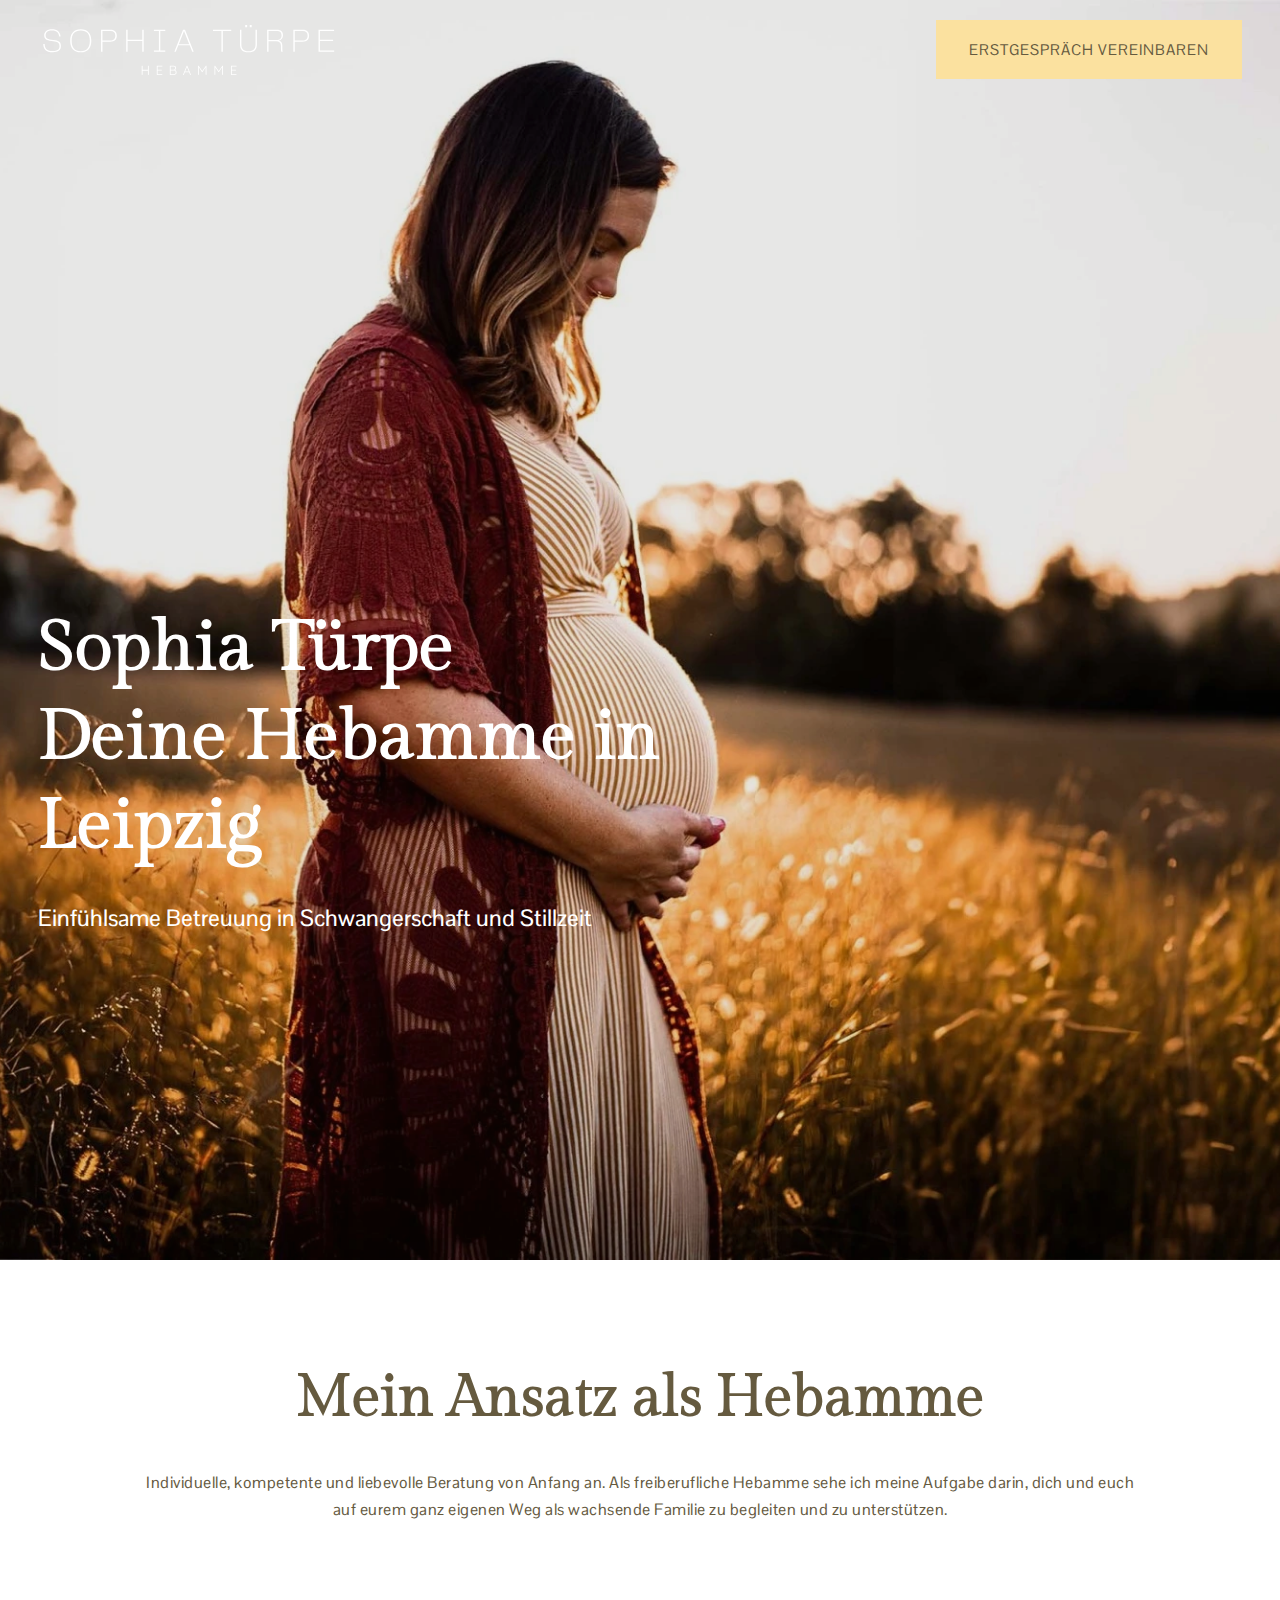
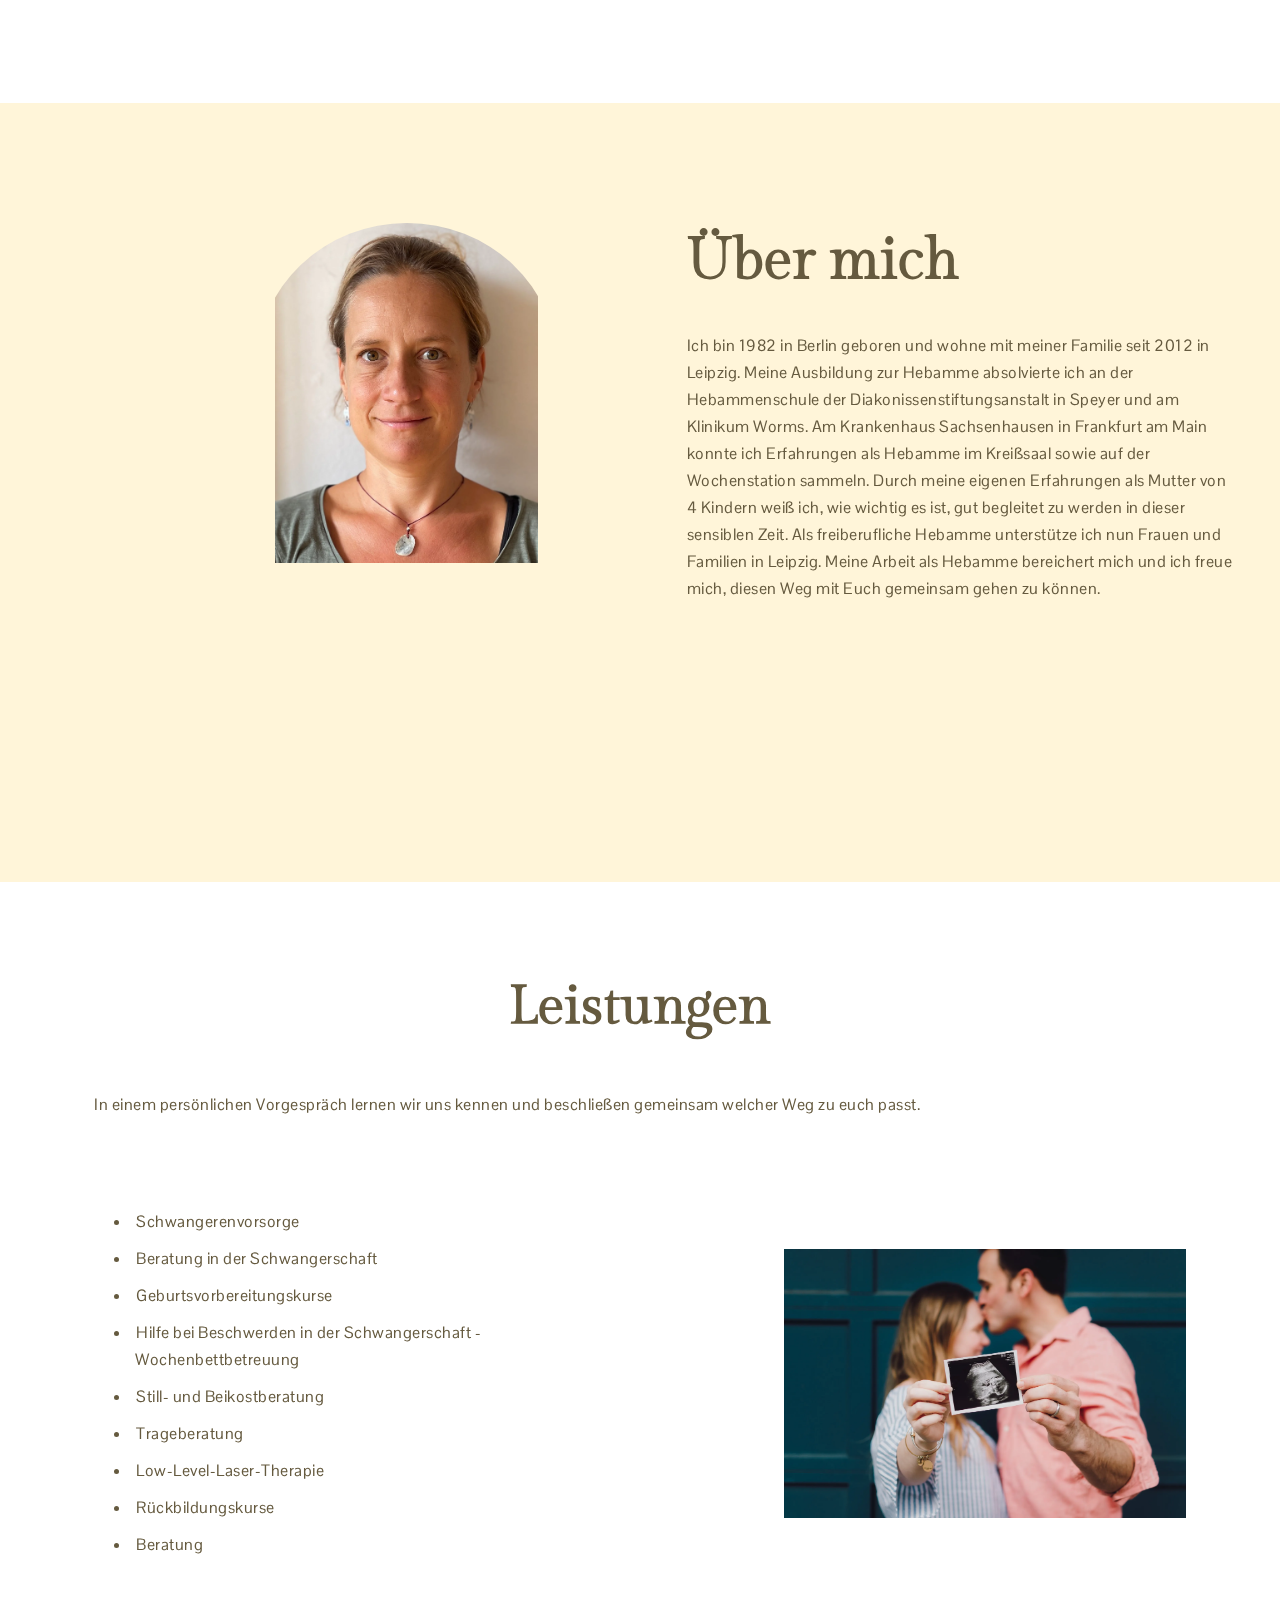
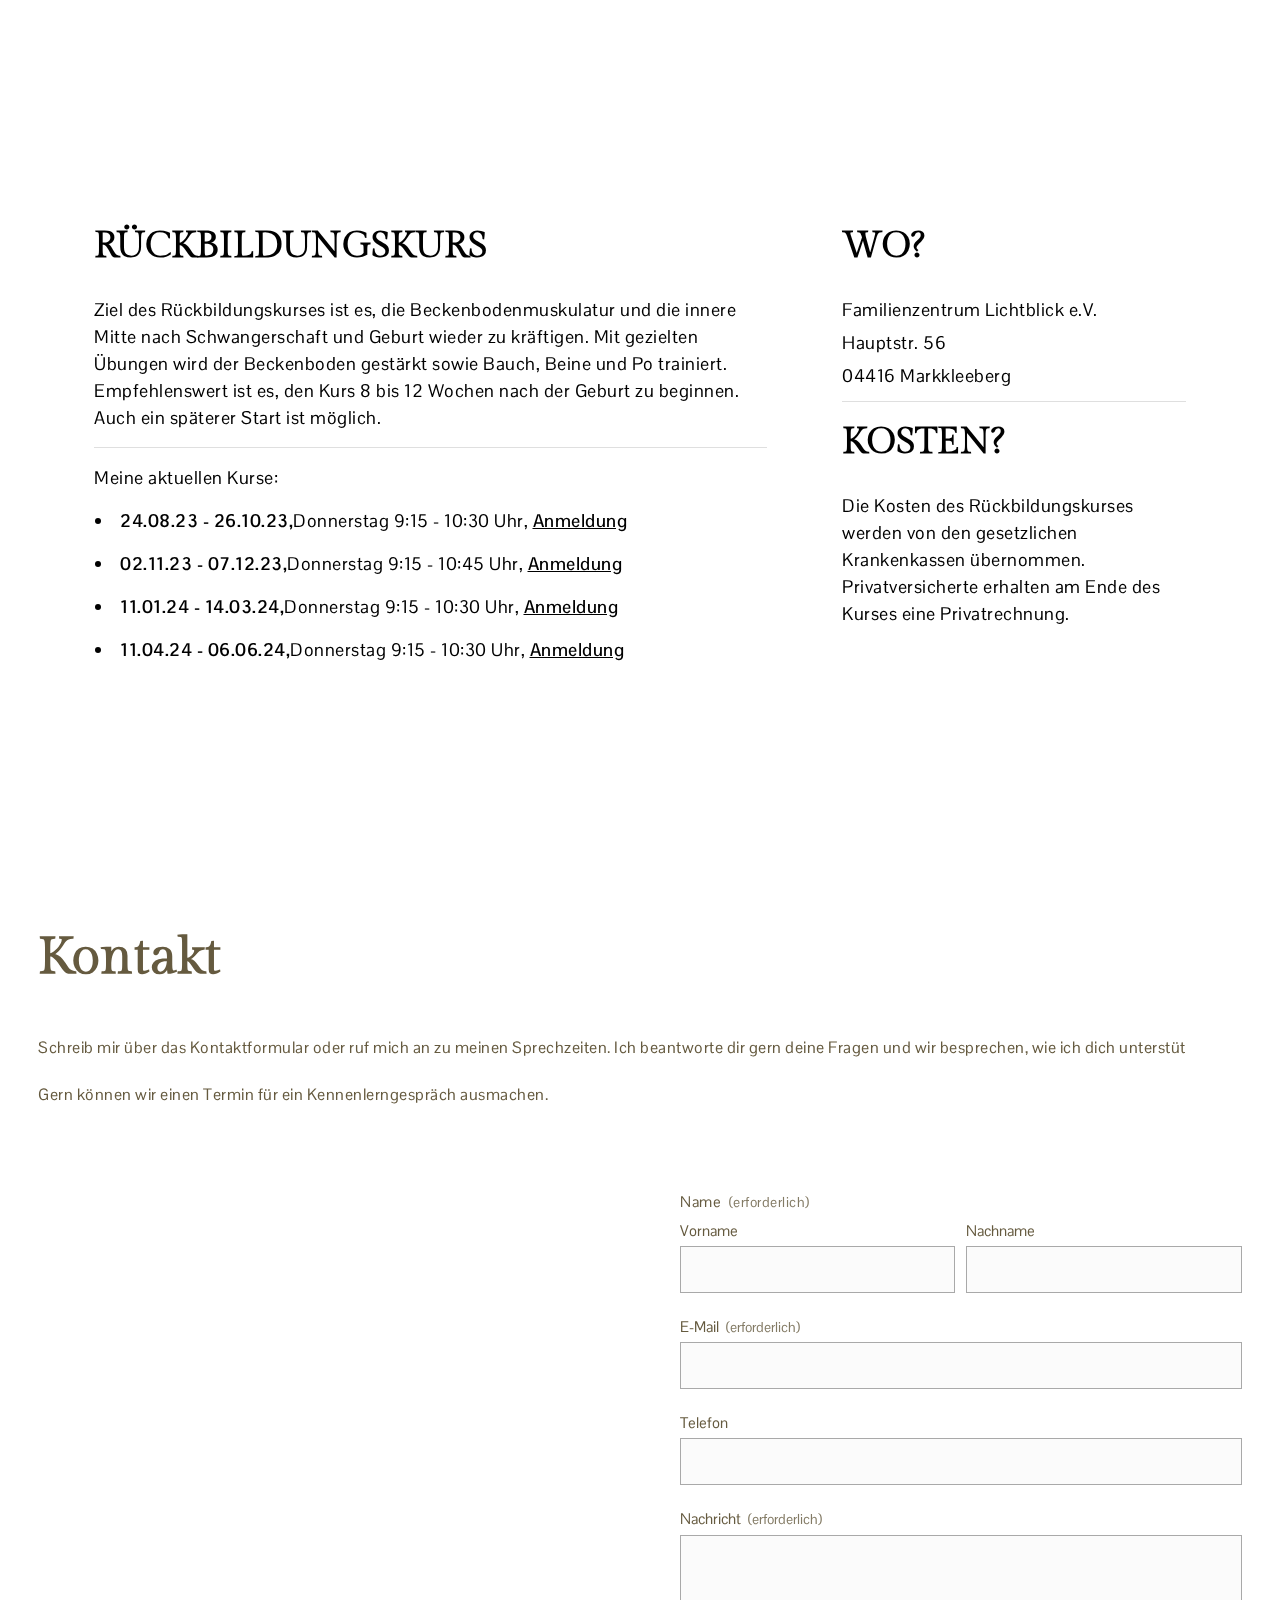
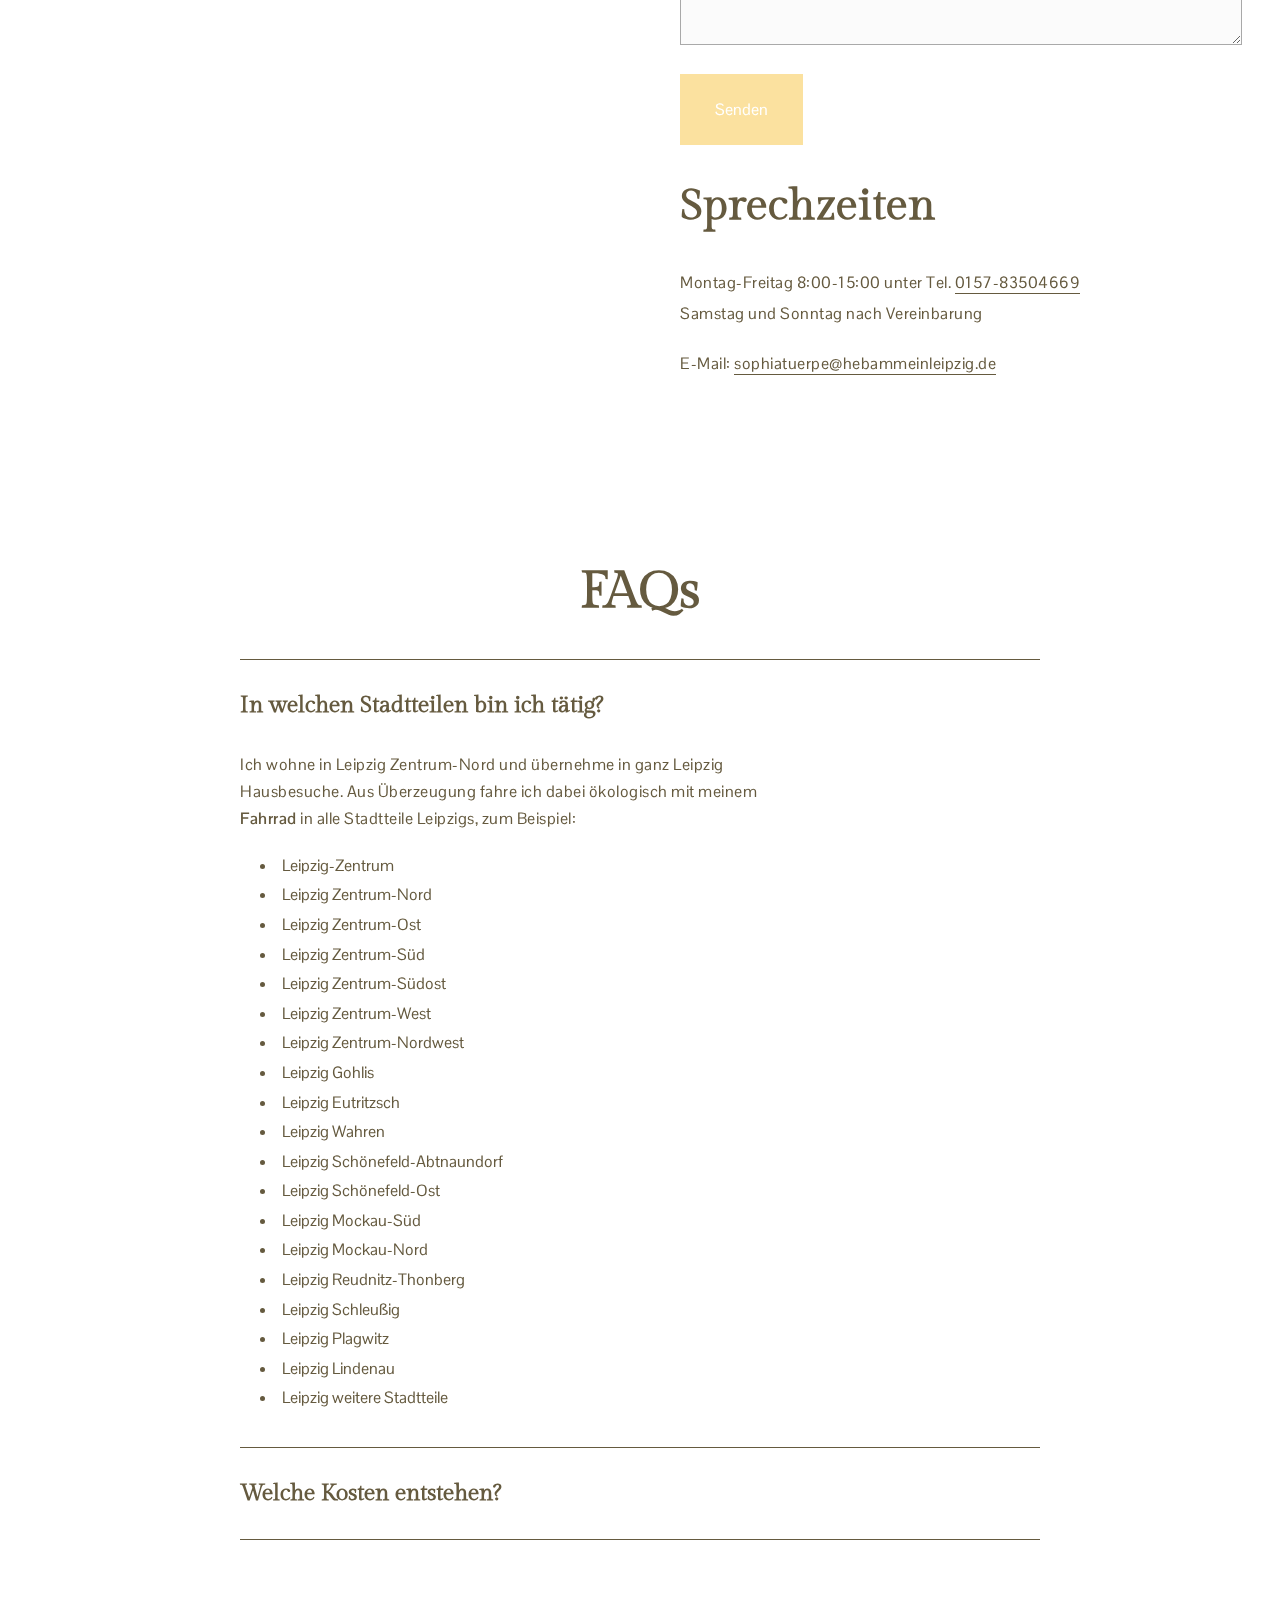
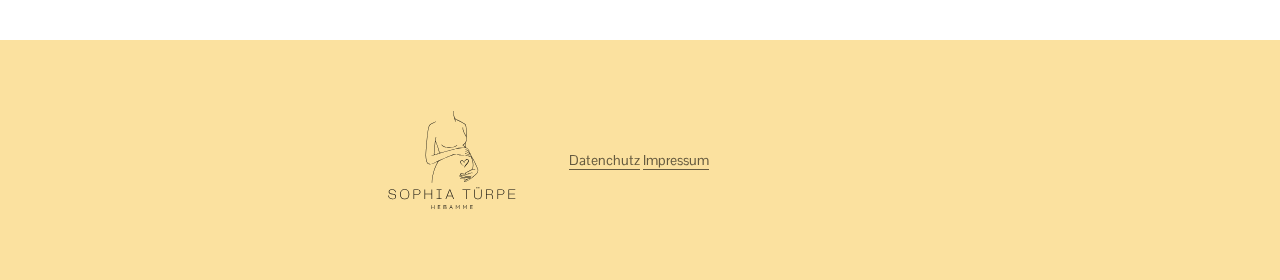
<file: index.html>
<!DOCTYPE html>
<html lang="en">
  <head>
    <meta charset="UTF-8" />
    <meta name="viewport" content="width=device-width, initial-scale=1.0" />
    <!-- Website Title -->
    <title>Hebamme Sophia Türpe in Leipzig</title>

    <meta
      name="keywords"
      content="Schwangerenvorsorge, Beratung in der Schwangerschaft, Geburtsvorbereitungskurse,
       Breastfeeding and supplementary feeding advice, postpartum care, Deine Hebamme, Leipzig, Schwangerschaft, Stillzeit ,
       Sophia Türpe, Wochenbettbetreuung, Qualifizierte Trageberatung "
    />
    <meta
      name="description"
      content="☎ 0157-83504669 ☆ Schwangerenvorsorge ☆
      Wochenbettbetreuung ☆ Qualifizierte Trageberatung"
    />

    <meta name="author" content="Sophia Türpe" />
    <meta name="robots" content="index, follow" />
    <meta name="googlebot" content="index, follow" />
    <meta name="google" content="nositelinkssearchbox" />

    <link
      rel="shortcut icon"
      href="./assets/default-favicon.ico"
      type="image/x-icon"
    />

    <!-- Google Fonts -->
    <!-- Preconnecting can help reduce the latency when actual requests are made to this domain, such as when fetching font resources. -->
    <link rel="preconnect" href="https://fonts.googleapis.com" />
    <link rel="preconnect" href="https://fonts.gstatic.com" crossorigin />

    <!-- Font Awesome Icon -->
    <link
      rel="stylesheet"
      href="https://pro.fontawesome.com/releases/v5.10.0/css/all.css"
      integrity="sha384-AYmEC3Yw5cVb3ZcuHtOA93w35dYTsvhLPVnYs9eStHfGJvOvKxVfELGroGkvsg+p"
      crossorigin="anonymous"
    />
    <link rel="stylesheet" href="./style/style.css" />
    <link rel="stylesheet" href="./style/responsive.css" />
  </head>
  <body>
    <!--------- Mobile Header---------->
    <div class="hamburger-display">
      <div class="hamburger-display-container">
        <div class="hamburger-close-btn">
          <i class="fal fa-times"></i>
        </div>

        <div class="header-mob-button">
          <button>
            <a href="#contact_form">ERSTGESPRÄCH VEREINBAREN</a>
          </button>
        </div>
      </div>
    </div>
    <!---------- Header----------->
    <header>
      <div class="header-flexbox">
        <div class="header-logo">
          <a href="./index.html">
            <img
              src="./assets/Sophia Tuerpe Logo white Kopie 3.svg"
              alt="Sophia Turpe Logo"
          /></a>
        </div>
        <div class="header-button">
          <button>
            <a href="#contact_form">ERSTGESPRÄCH VEREINBAREN</a>
          </button>
        </div>
        <div class="hamburger-menu">
          <div class="hamburger" id="hamburger-1">
            <span class="line"></span>
            <span class="line"></span>
            <span class="line"></span>
          </div>
        </div>
      </div>
    </header>
    <main>
      <!-- Hero Section -->
      <section class="hero-section">
        <div class="hero-img">
          <img
            srcset="./assets/hero-img.webp"
            src="./assets/hero-img.jpg"
            alt="A pregnant lady standing in fields"
          />
        </div>
        <div class="hero-section-content">
          <h1>
            Sophia Türpe <br />
            Deine Hebamme in Leipzig
          </h1>
          <span>Einfühlsame Betreuung in Schwangerschaft und Stillzeit</span>
        </div>
      </section>
      <!-- MidWife Approach Section -->
      <section class="midwife-section">
        <div class="midwife-section-container">
          <h2>Mein Ansatz als Hebamme</h2>
          <p>
            Individuelle, kompetente und liebevolle Beratung von Anfang an. Als
            freiberufliche Hebamme sehe ich meine Aufgabe darin, dich und euch
            auf eurem ganz eigenen Weg als wachsende Familie zu begleiten und zu
            unterstützen.
          </p>
        </div>
      </section>
      <!-- About Me Section -->
      <section class="about-section">
        <div class="about-section-flexbox">
          <div class="about-section-flexbox-left">
            <img
              srcset="./assets/sophia_tuerpe_hebamme.webp"
              src="./assets/sophia_tuerpe_hebamme.jpg"
              alt="Sophia Turpe Self Photo"
              loading="lazy"
            />
          </div>

          <div class="about-section-flexbox-right">
            <h2>Über mich</h2>
            <p>
              Ich bin 1982 in Berlin geboren und wohne mit meiner Familie seit
              2012 in Leipzig. Meine Ausbildung zur Hebamme absolvierte ich an
              der Hebammenschule der Diakonissenstiftungsanstalt in Speyer und
              am Klinikum Worms. Am Krankenhaus Sachsenhausen in Frankfurt am
              Main konnte ich Erfahrungen als Hebamme im Kreißsaal sowie auf der
              Wochenstation sammeln. Durch meine eigenen Erfahrungen als Mutter
              von 4 Kindern weiß ich, wie wichtig es ist, gut begleitet zu
              werden in dieser sensiblen Zeit. Als freiberufliche Hebamme
              unterstütze ich nun Frauen und Familien in Leipzig. Meine Arbeit
              als Hebamme bereichert mich und ich freue mich, diesen Weg mit
              Euch gemeinsam gehen zu können.
            </p>
          </div>
        </div>
      </section>
      <!-- Services Section -->
      <section class="services-section">
        <div class="services-section-container">
          <h2>Leistungen</h2>
          <span
            >In einem persönlichen Vorgespräch lernen wir uns kennen und
            beschließen gemeinsam welcher Weg zu euch passt.</span
          >
          <div class="services-section-flexbox">
            <div class="services-section-flexbox-left">
              <ul>
                <li>Schwangerenvorsorge</li>
                <li>Beratung in der Schwangerschaft</li>
                <li>Geburtsvorbereitungskurse</li>
                <li>
                  Hilfe bei Beschwerden in der Schwangerschaft -
                  Wochenbettbetreuung
                </li>
                <li>Still- und Beikostberatung</li>
                <li>Trageberatung</li>
                <li>Low-Level-Laser-Therapie</li>
                <li>Rückbildungskurse</li>
                <li>Beratung</li>
              </ul>
            </div>
            <div class="services-section-flexbox-right">
              <img
                srcset="./assets/Services.webp"
                src="./assets/Services.jpg"
                alt="Services image"
              />
            </div>
          </div>
        </div>
      </section>
      <!-- Rehabilitation section -->
      <div class="rehab-background"></div>
      <section class="rehab-section">
        <div class="rehab-card-container">
          <div class="rehab-card-flexbox">
            <div class="rehab-card-flexbox-left">
              <div class="rehab-card-flexbox-left-top">
                <h2>RÜCKBILDUNGSKURS</h2>
                <p>
                  Ziel des Rückbildungskurses ist es, die Beckenbodenmuskulatur
                  und die innere Mitte nach Schwangerschaft und Geburt wieder zu
                  kräftigen. Mit gezielten Übungen wird der Beckenboden gestärkt
                  sowie Bauch, Beine und Po trainiert. Empfehlenswert ist es,
                  den Kurs 8 bis 12 Wochen nach der Geburt zu beginnen. Auch ein
                  späterer Start ist möglich.
                </p>
              </div>
              <div class="rehab-card-flexbox-left-bottom">
                <span>Meine aktuellen Kurse:</span>
                <ul>
                  <li>
                    <strong>24.08.23 - 26.10.23,</strong>Donnerstag 9:15 - 10:30
                    Uhr,
                    <a class="dateBtn" href="./pages/form.html">Anmeldung</a>
                  </li>
                  <li>
                    <strong>02.11.23 - 07.12.23,</strong>Donnerstag 9:15 - 10:45
                    Uhr,
                    <a class="dateBtn" href="./pages/form.html">Anmeldung</a>
                  </li>
                  <li>
                    <strong>11.01.24 - 14.03.24,</strong>Donnerstag 9:15 - 10:30
                    Uhr,
                    <a class="dateBtn" href="./pages/form.html">Anmeldung</a>
                  </li>
                  <li>
                    <strong>11.04.24 - 06.06.24,</strong>Donnerstag 9:15 - 10:30
                    Uhr,
                    <a class="dateBtn" href="./pages/form.html">Anmeldung</a>
                  </li>
                </ul>
              </div>
            </div>
            <div class="rehab-card-flexbox-right">
              <div class="rehab-card-flexbox-right-top">
                <h2>WO?</h2>
                <span>Familienzentrum Lichtblick e.V.</span>
                <span>Hauptstr. 56</span>
                <span>04416 Markkleeberg</span>
              </div>
              <div class="rehab-card-flexbox-right-bottom">
                <h2>KOSTEN?</h2>
                <p>
                  Die Kosten des Rückbildungskurses werden von den gesetzlichen
                  Krankenkassen übernommen. Privatversicherte erhalten am Ende
                  des Kurses eine Privatrechnung.
                </p>
              </div>
            </div>
          </div>
        </div>
      </section>
      <!-- Contact Section -->
      <section class="contact-section" id="contact_form">
        <div class="contact-section-container">
          <h2>Kontakt</h2>
          <p>
            Schreib mir über das Kontaktformular oder ruf mich an zu meinen
            Sprechzeiten. Ich beantworte dir gern deine Fragen und wir
            besprechen, wie ich dich unterstüt
          </p>

          <p>
            Gern können wir einen Termin für ein Kennenlerngespräch ausmachen.
          </p>

          <div class="contact-section-flexbox">
            <div class="contact-section-flexbox-left">
              <img
                srcset="./assets/Contact.webp"
                src="./assets/Contact.jpg"
                alt="A pregnant lady wearing green dress"
                loading="lazy"
              />
            </div>
            <div class="contact-section-flexbox-right">
              <form action="https://formspree.io/f/meqbrwev" method="post">
                <p>Name <span>(erforderlich)</span></p>
                <div class="name-field-set">
                  <div>
                    <label for="">Vorname </label>
                    <input type="text" name="Vorname" required />
                  </div>
                  <div>
                    <label for=""> Nachname </label>
                    <input type="text" name="Nachname" required />
                  </div>
                </div>

                <div>
                  <label for=""
                    >E-Mail
                    <span>(erforderlich)</span>
                  </label>
                  <input type="email" name="E-Mail" required />
                </div>
                <div>
                  <label for="">Telefon</label>
                  <input type="tel" name="Telefon" />
                </div>
                <div>
                  <div>
                    <label for="">Nachricht <span>(erforderlich)</span></label>
                    <textarea
                      name="Nachricht"
                      id=""
                      cols="30"
                      rows="4"
                      required
                    ></textarea>
                  </div>
                </div>
                <button type="submit" class="send-btn">Senden</button>
              </form>
              <h3>Sprechzeiten</h3>
              <p>
                Montag-Freitag 8:00-15:00 unter Tel.
                <a href="tel:0157-83504669"> 0157-83504669</a>
              </p>
              <p>Samstag und Sonntag nach Vereinbarung</p>
              <p>
                E-Mail:
                <a href="mailto:sophiatuerpe@hebammeinleipzig.de">
                  sophiatuerpe@hebammeinleipzig.de</a
                >
              </p>
            </div>
          </div>
        </div>
      </section>
      <!-- FAQs -->
      <section class="faq-section">
        <div class="faq-section-container">
          <h2>FAQs</h2>
          <div class="accordion accordian-1">
            <div class="accordion-title" id="accordian_1">
              <h3>In welchen Stadtteilen bin ich tätig?</h3>
              <span class="accordion-toggle">
                <i class="fal fa-minus"></i>
                <i class="fal fa-plus"></i>
              </span>
            </div>
            <div class="accordion-content">
              <p>
                Ich wohne in Leipzig Zentrum-Nord und übernehme in ganz Leipzig
                <br />
                Hausbesuche. Aus Überzeugung fahre ich dabei ökologisch mit
                meinem
                <br />
                <b>Fahrrad</b>
                in alle Stadtteile Leipzigs, zum Beispiel:
              </p>
              <ul>
                <li>Leipzig-Zentrum</li>
                <li>Leipzig Zentrum-Nord</li>
                <li>Leipzig Zentrum-Ost</li>
                <li>Leipzig Zentrum-Süd</li>
                <li>Leipzig Zentrum-Südost</li>
                <li>Leipzig Zentrum-West</li>
                <li>Leipzig Zentrum-Nordwest</li>
                <li>Leipzig Gohlis</li>
                <li>Leipzig Eutritzsch</li>
                <li>Leipzig Wahren</li>
                <li>Leipzig Schönefeld-Abtnaundorf</li>
                <li>Leipzig Schönefeld-Ost</li>
                <li>Leipzig Mockau-Süd</li>
                <li>Leipzig Mockau-Nord</li>
                <li>Leipzig Reudnitz-Thonberg</li>
                <li>Leipzig Schleußig</li>
                <li>Leipzig Plagwitz</li>
                <li>Leipzig Lindenau</li>
                <li>Leipzig weitere Stadtteile</li>
              </ul>
            </div>
          </div>
          <div class="accordion">
            <div class="accordion-title" id="accordian_2">
              <h3>Welche Kosten entstehen?</h3>
              <span class="accordion-toggle">
                <i class="fal fa-minus"></i>
                <i class="fal fa-plus"></i>
              </span>
            </div>
            <div class="accordion-content">
              <p>
                Die Leistungen werden von der gesetzlichen Krankenkasse
                übernommen.
                <br />
                Privatversicherte erhalten eine Privatrechnung.
              </p>
            </div>
          </div>
        </div>
      </section>
    </main>
    <footer>
      <div class="footer-container">
        <div class="footer-logo">
          <img
            src="./assets/Sohpia Tuerpe Logo black.svg"
            alt="Vector Art of a pregnant lady"
          />
        </div>
        <div>
          <nav>
            <a href="./pages/dataprivacy.html">Datenchutz</a>
            <a href="./pages/imprint.html">Impressum</a>
          </nav>
        </div>
      </div>
    </footer>
    <script src="./js/app.js"></script>
    <script>
      // JavaScript code to toggle the accordion
      const accordions = document.querySelectorAll(".accordion");

      accordions.forEach((accordion) => {
        const title = accordion.querySelector(".accordion-title");
        const content = accordion.querySelector(".accordion-content");
        const toggle = title.querySelector(".accordion-toggle");
        const plus = title.querySelector(".fa-plus");
        const minus = title.querySelector(".fa-minus");

        // Add an event listener to the title
        title.addEventListener("click", () => {
          // Toggle the content display
          if (
            content.style.display === "none" ||
            content.style.display === ""
          ) {
            content.style.display = "block";
            plus.style.display = "none";
            minus.style.display = "inline-block";
          } else {
            content.style.display = "none";
            plus.style.display = "inline-block";
            minus.style.display = "none";
          }
        });

        // Initially open the first accordion
        if (accordion === accordions[0]) {
          content.style.display = "block";
          plus.style.display = "none";
          minus.style.display = "inline-block";
        } else {
          minus.style.display = "none";
        }
      });

      // Send Button Transition
      const send_course_btn = document.querySelector(".send-btn");
      send_course_btn.addEventListener("click", () => {
        send_course_btn.textContent = "Wird Gesendet...";
        setTimeout(function () {
          // Display "ok" after three seconds
          send_course_btn.textContent = "Senden";
        }, 3000); // 3000 milliseconds (3 seconds)
      });
    </script>
  </body>
</html>
</file>
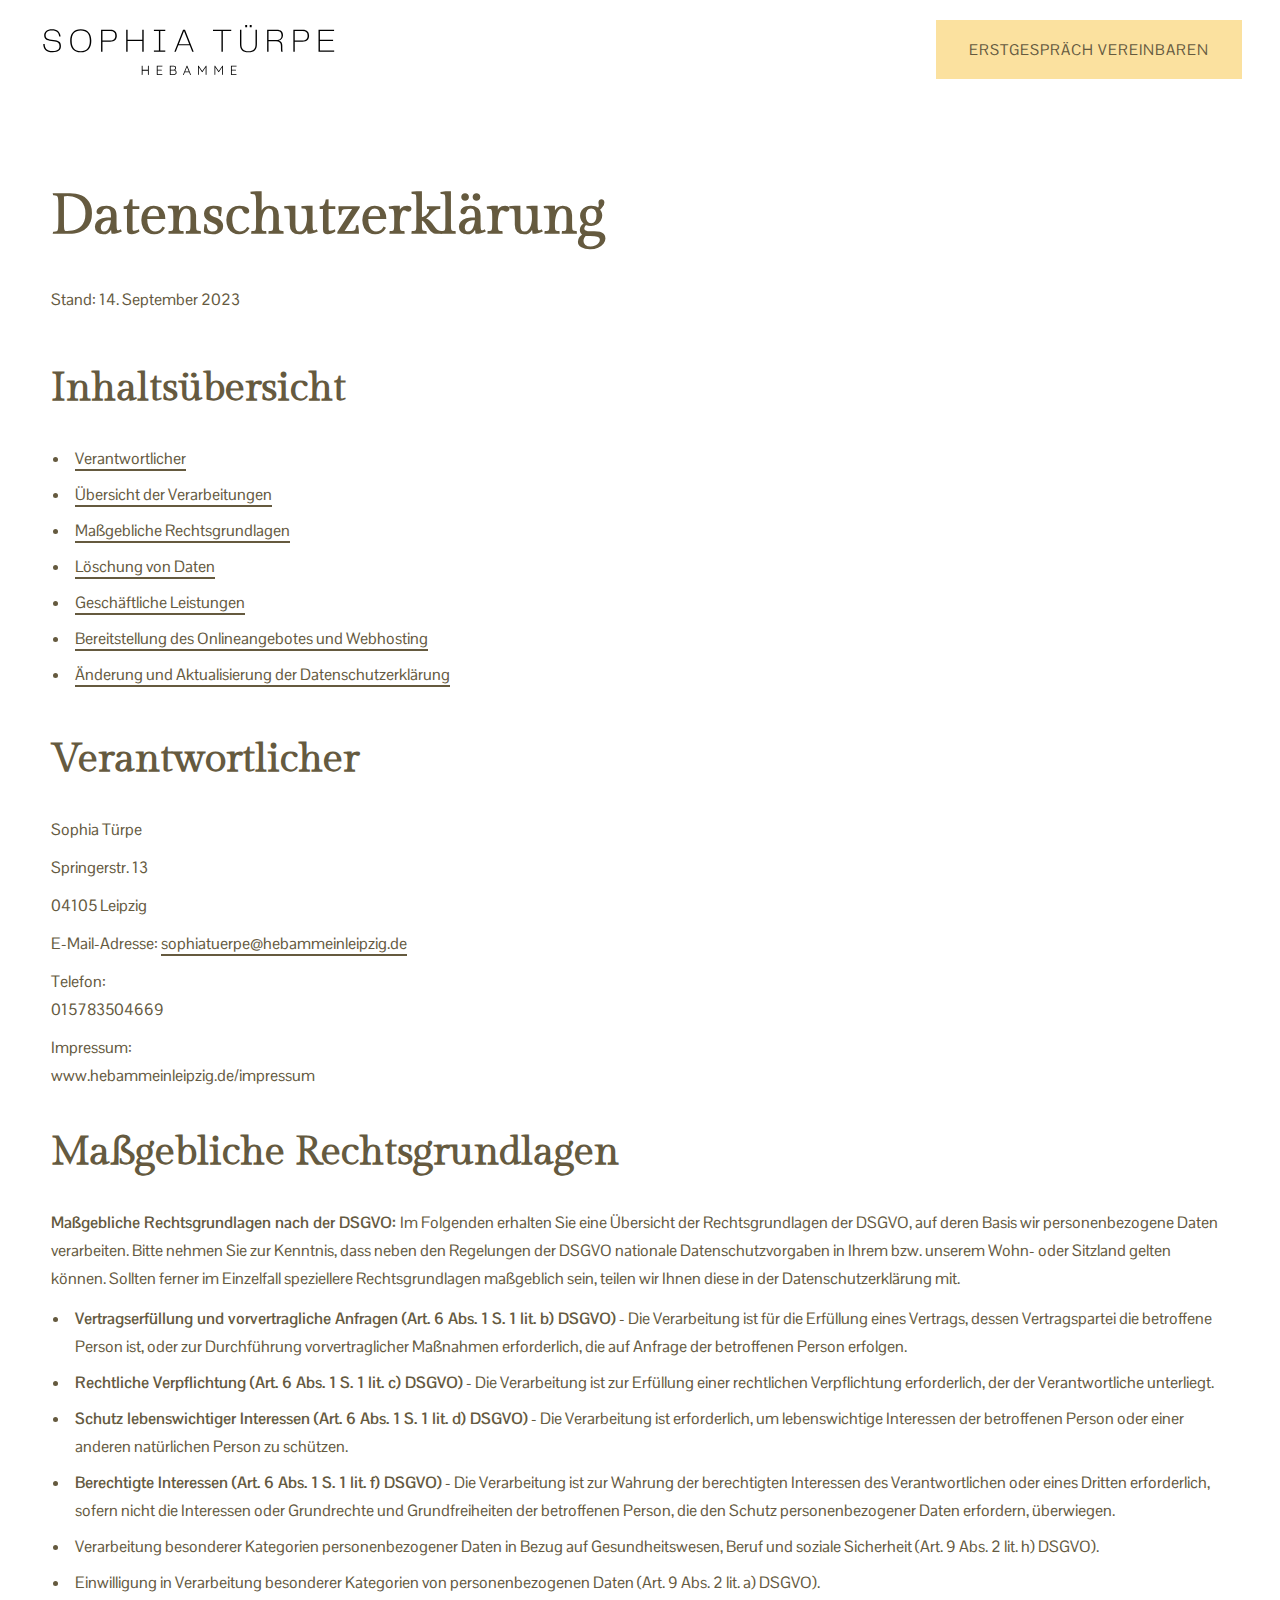
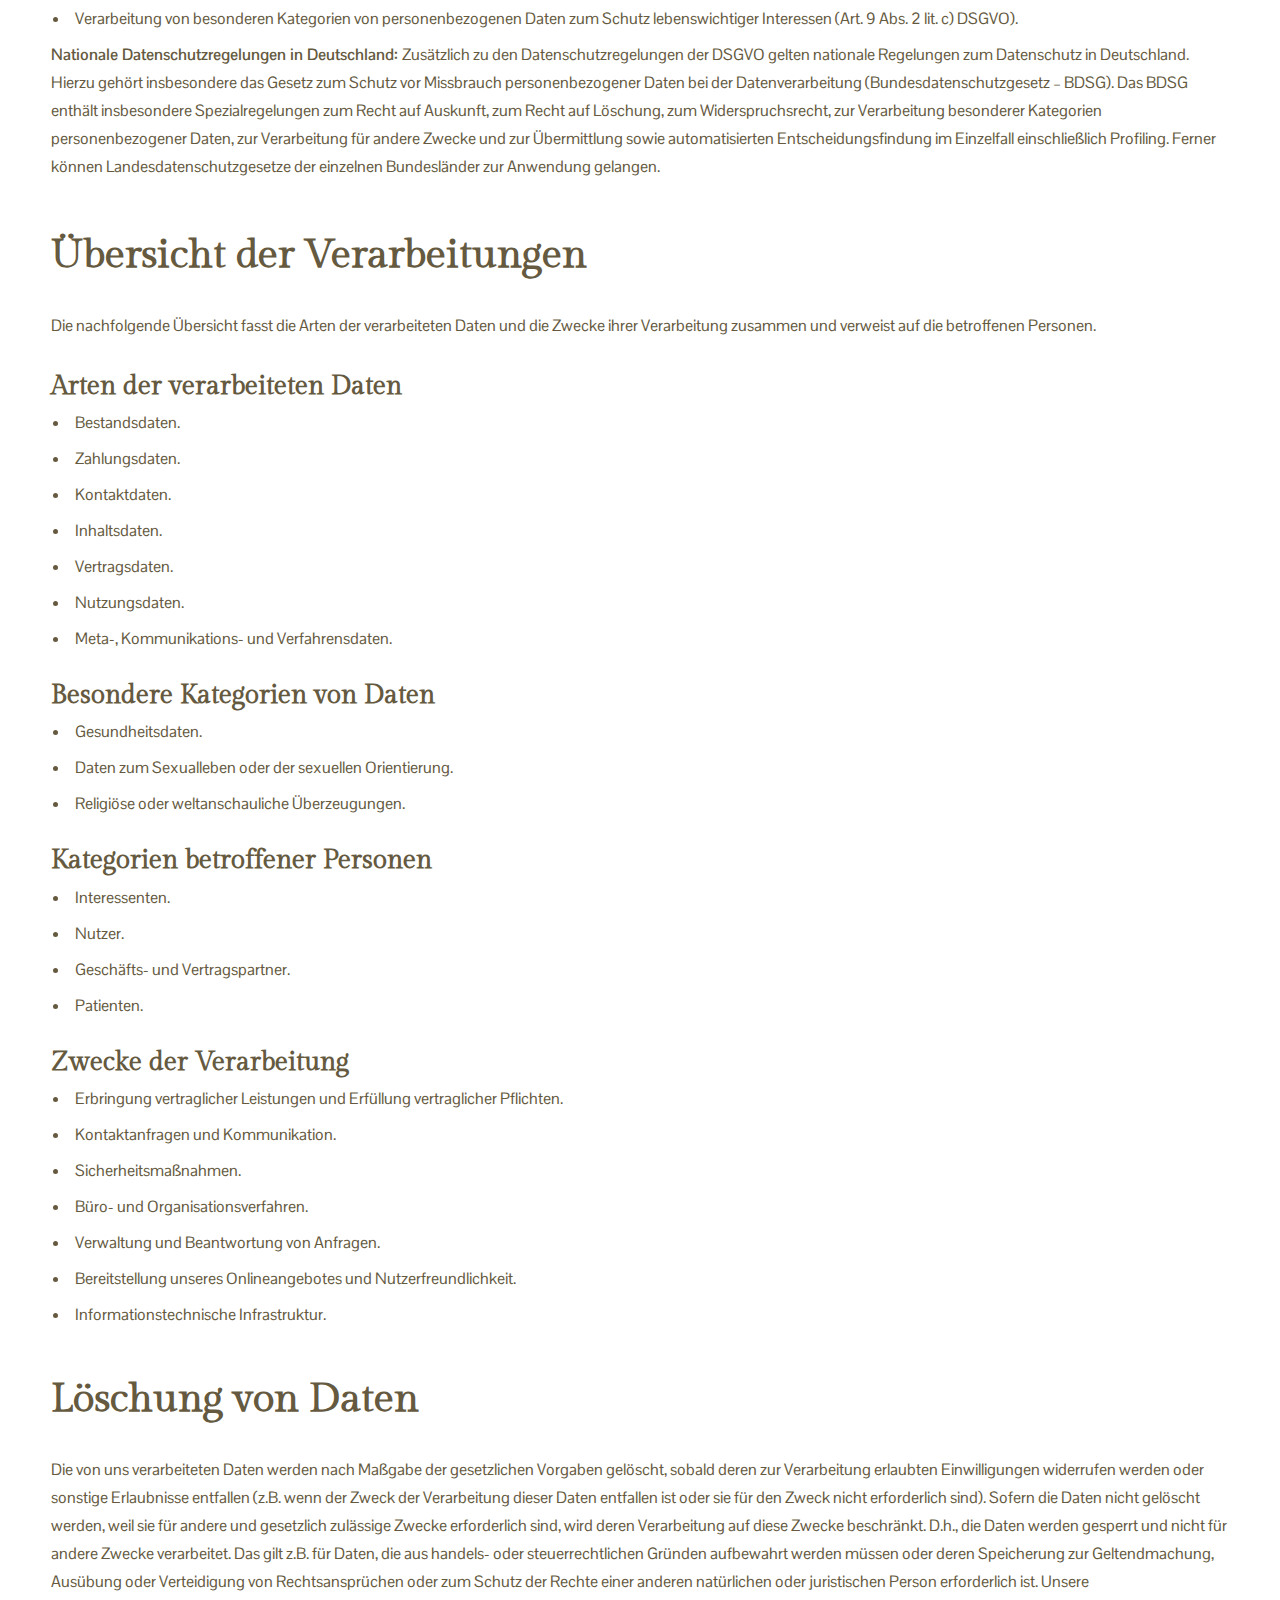
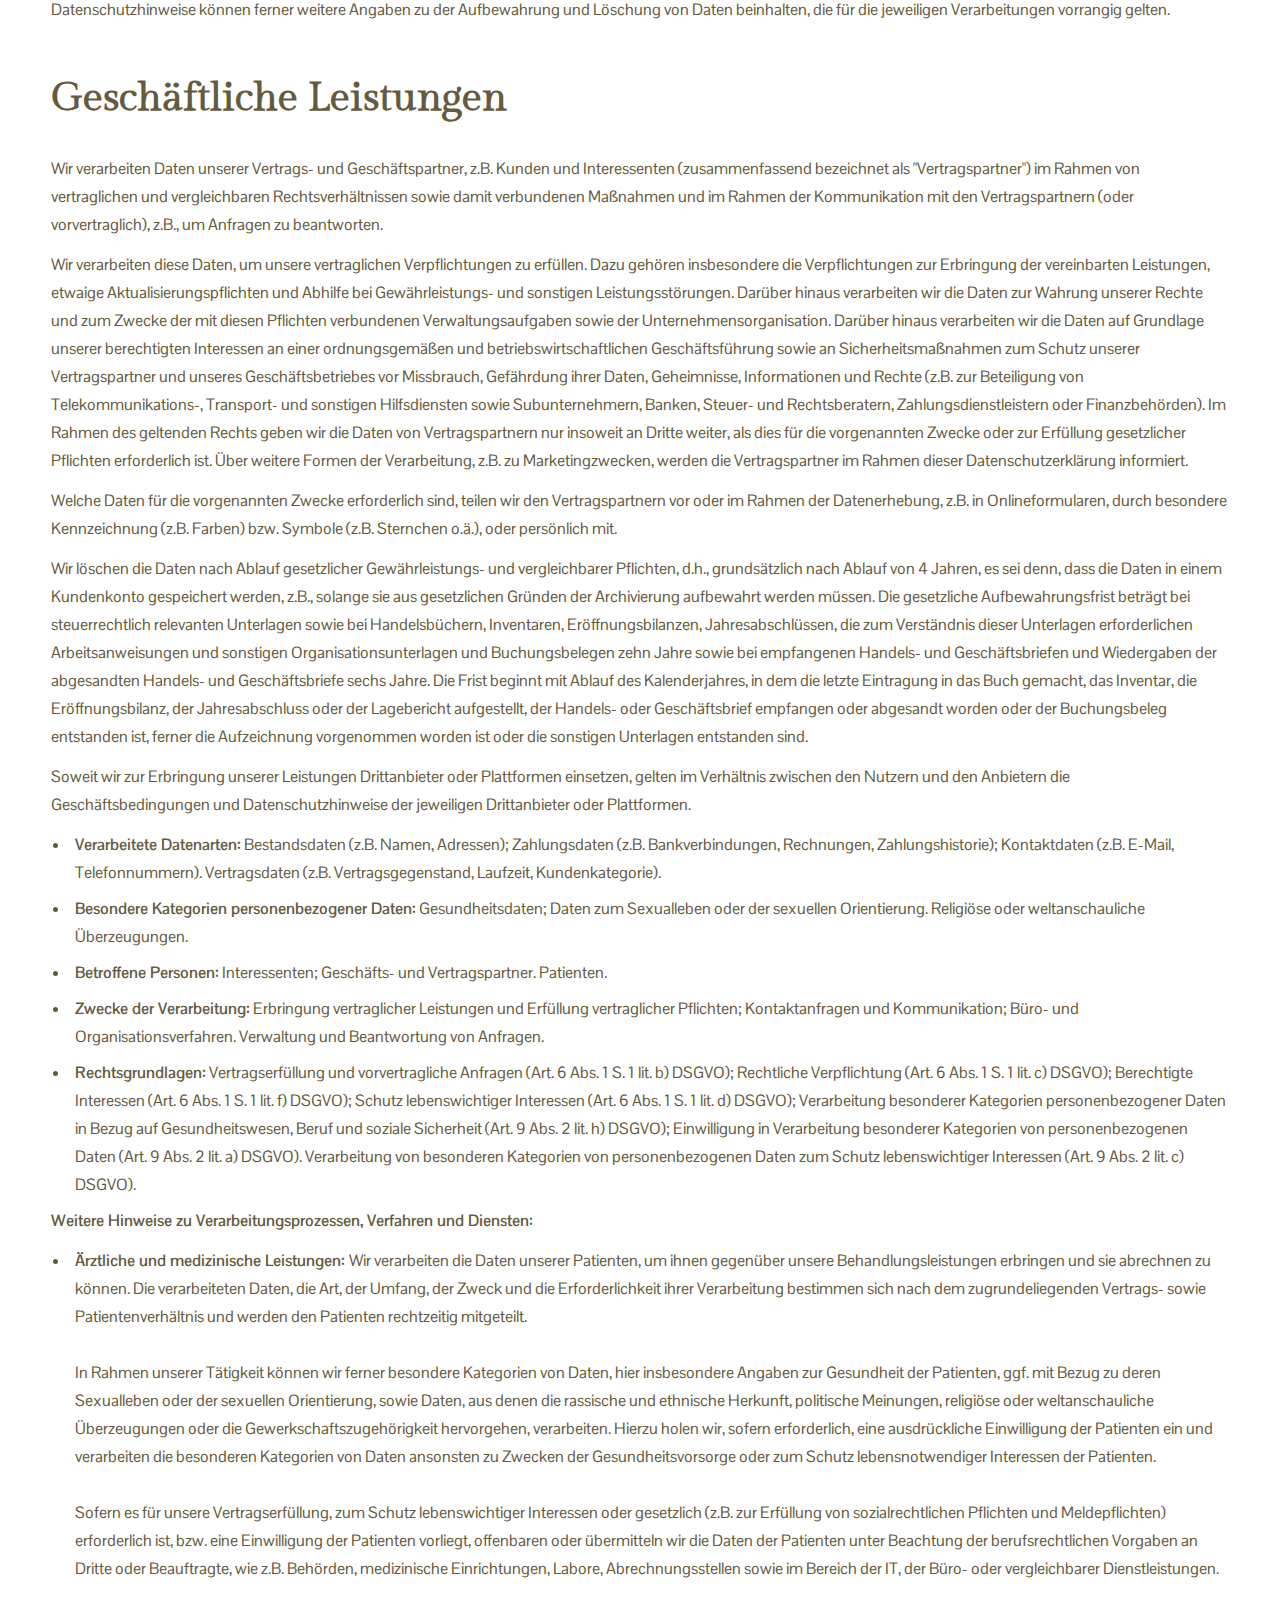
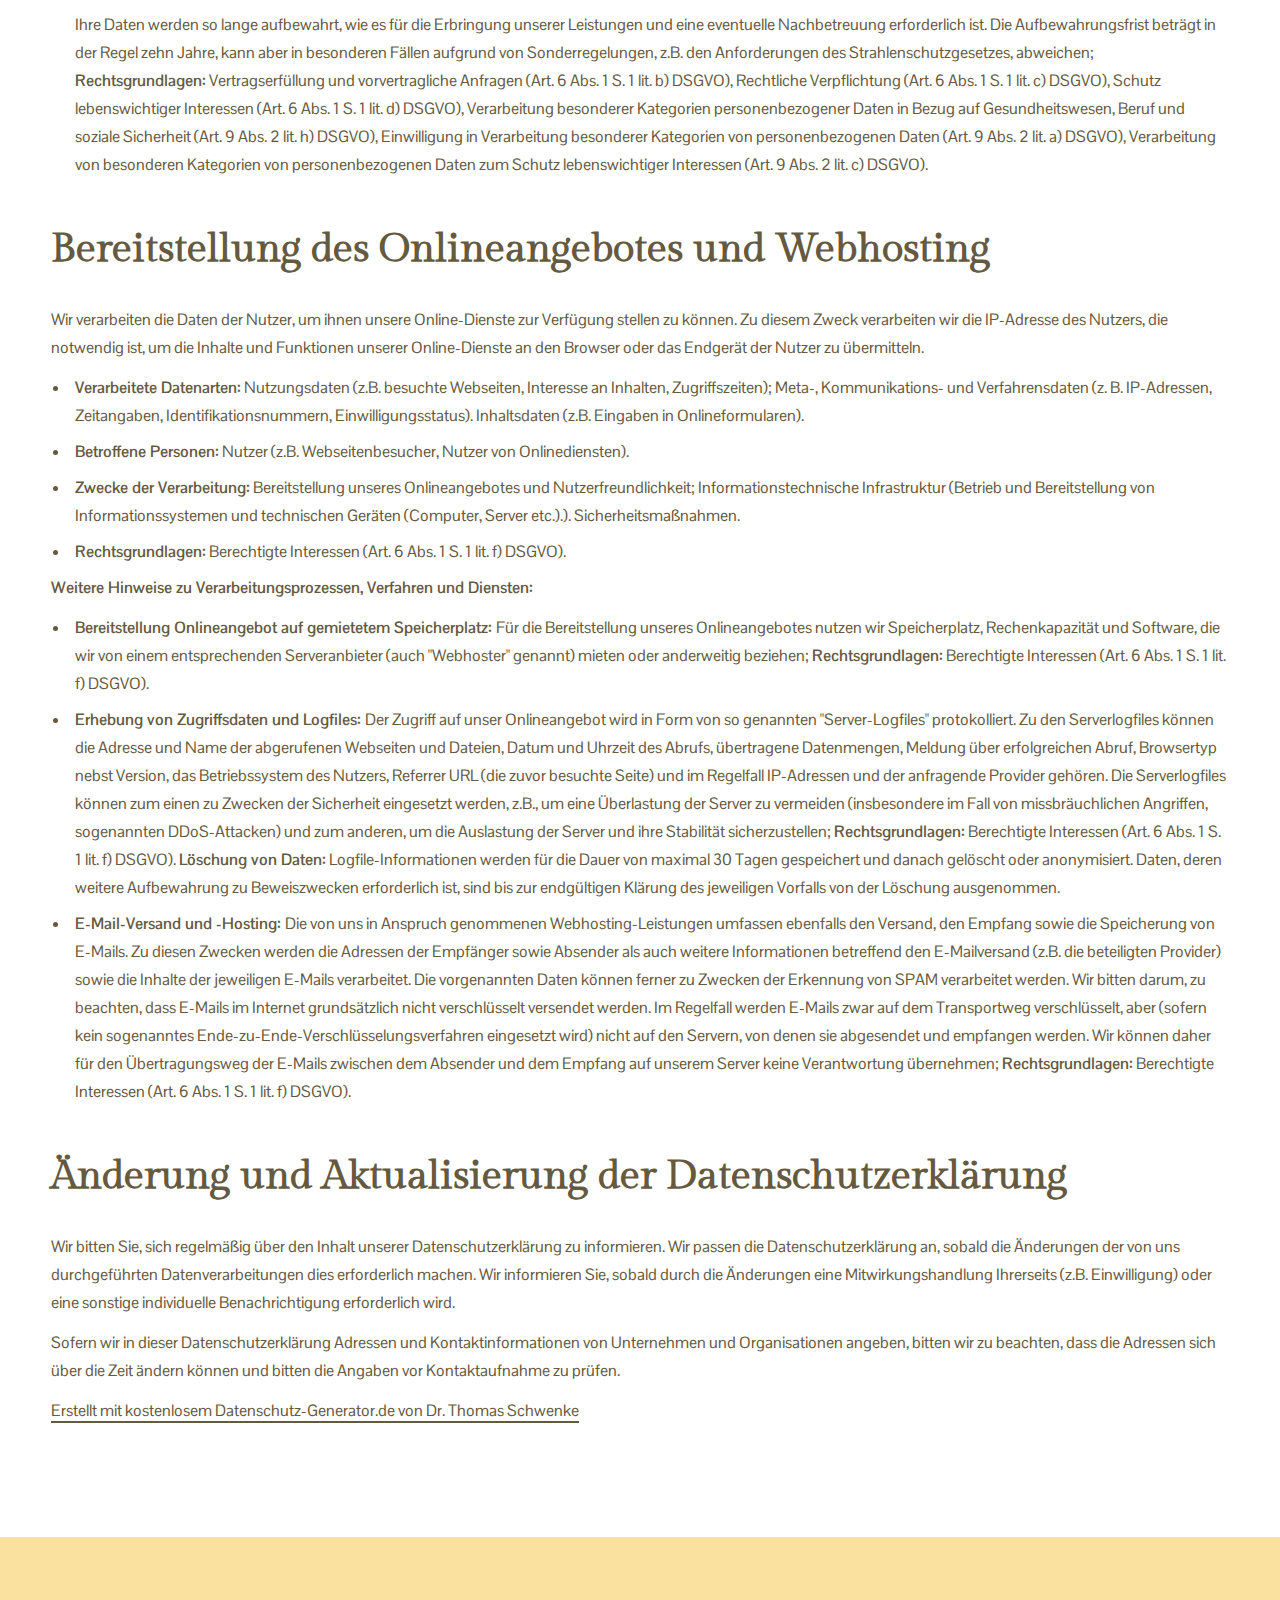
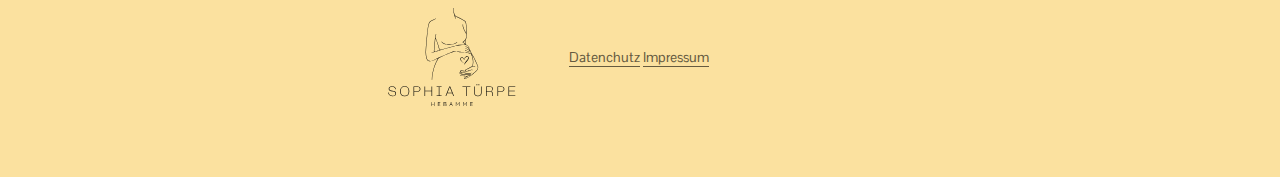
<file: pages/dataprivacy.html>
<!DOCTYPE html>
<html lang="en">
  <head>
    <meta charset="UTF-8" />
    <meta name="viewport" content="width=device-width, initial-scale=1.0" />
    <!-- Website Title -->
    <title>Hebamme Sophia Türpe in Leipzig</title>

    <meta
      name="keywords"
      content="Schwangerenvorsorge, Beratung in der Schwangerschaft, Geburtsvorbereitungskurse,
       Breastfeeding and supplementary feeding advice, postpartum care, Deine Hebamme, Leipzig, Schwangerschaft, Stillzeit ,
       Sophia Türpe, Wochenbettbetreuung, Qualifizierte Trageberatung "
    />
    <meta
      name="description"
      content="☎ 0157-83504669 ☆ Schwangerenvorsorge ☆
      Wochenbettbetreuung ☆ Qualifizierte Trageberatung"
    />
    <meta name="author" content="Sophia Türpe" />
    <meta name="robots" content="index, follow" />
    <meta name="googlebot" content="index, follow" />
    <meta name="google" content="nositelinkssearchbox" />

    <link
      rel="shortcut icon"
      href="../assets/default-favicon.ico"
      type="image/x-icon"
    />

    <!-- Google Fonts -->
    <!-- Preconnecting can help reduce the latency when actual requests are made to this domain, such as when fetching font resources. -->
    <link rel="preconnect" href="https://fonts.googleapis.com" />
    <link rel="preconnect" href="https://fonts.gstatic.com" crossorigin />

    <!-- Font Awesome Icon -->
    <link
      rel="stylesheet"
      href="https://pro.fontawesome.com/releases/v5.10.0/css/all.css"
      integrity="sha384-AYmEC3Yw5cVb3ZcuHtOA93w35dYTsvhLPVnYs9eStHfGJvOvKxVfELGroGkvsg+p"
      crossorigin="anonymous"
    />
    <link rel="stylesheet" href="../style/style.css" />
    <link rel="stylesheet" href="../style/responsive.css" />
  </head>
  <body>
    <!-- Mobile Header Version -->
    <div class="hamburger-display">
      <div class="hamburger-display-container">
        <div class="hamburger-close-btn">
          <i class="fal fa-times"></i>
        </div>

        <div class="header-mob-button">
          <button>
            <a href="../index.html#contact_form">ERSTGESPRÄCH VEREINBAREN</a>
          </button>
        </div>
      </div>
    </div>
    <!---------- Header----------->
    <header>
      <div class="header-flexbox">
        <div class="header-logo">
          <a href="../index.html">
            <img
              src="../assets/Sophia Tuerpe Logo white Kopie 2.svg"
              alt="Sophia Turpe Logo"
          /></a>
        </div>
        <div class="header-button">
          <button>
            <a href="../index.html#contact_form">ERSTGESPRÄCH VEREINBAREN</a>
          </button>
        </div>
        <div class="hamburger-menu">
          <div class="hamburger hamburger-menu-clr" id="hamburger-1">
            <span class="line"></span>
            <span class="line"></span>
            <span class="line"></span>
          </div>
        </div>
      </div>
    </header>
    <main>
      <section class="data-privacy-section">
        <h1>Datenschutzerklärung</h1>
        <p>Stand: 14. September 2023</p>

        <h2>Inhaltsübersicht</h2>
        <ul class="index">
          <li><a class="index-link" href="#m3">Verantwortlicher</a></li>
          <li>
            <a class="index-link" href="#mOverview"
              >Übersicht der Verarbeitungen</a
            >
          </li>
          <li>
            <a class="index-link" href="#m2427">Maßgebliche Rechtsgrundlagen</a>
          </li>
          <li><a class="index-link" href="#m12">Löschung von Daten</a></li>
          <li>
            <a class="index-link" href="#m317">Geschäftliche Leistungen</a>
          </li>
          <li>
            <a class="index-link" href="#m225"
              >Bereitstellung des Onlineangebotes und Webhosting</a
            >
          </li>
          <li>
            <a class="index-link" href="#m15"
              >Änderung und Aktualisierung der Datenschutzerklärung</a
            >
          </li>
        </ul>
        <div class="responsible-person">
          <h2 id="m3">Verantwortlicher</h2>
          <span>Sophia Türpe</span>
          <span>Springerstr. 13</span>
          <span>04105 Leipzig</span>
          <span>
            E-Mail-Adresse:
            <a href="mailto:sophiatuerpe@hebammeinleipzig.de"
              >sophiatuerpe@hebammeinleipzig.de</a
            ></span
          >
          <span>
            Telefon: <br />
            015783504669</span
          >

          <span>
            Impressum: <br />
            www.hebammeinleipzig.de/impressum</span
          >
        </div>

        <h2 id="m2427">Maßgebliche Rechtsgrundlagen</h2>
        <p>
          <strong>Maßgebliche Rechtsgrundlagen nach der DSGVO: </strong>Im
          Folgenden erhalten Sie eine Übersicht der Rechtsgrundlagen der DSGVO,
          auf deren Basis wir personenbezogene Daten verarbeiten. Bitte nehmen
          Sie zur Kenntnis, dass neben den Regelungen der DSGVO nationale
          Datenschutzvorgaben in Ihrem bzw. unserem Wohn- oder Sitzland gelten
          können. Sollten ferner im Einzelfall speziellere Rechtsgrundlagen
          maßgeblich sein, teilen wir Ihnen diese in der Datenschutzerklärung
          mit.
        </p>
        <ul>
          <li>
            <strong
              >Vertragserfüllung und vorvertragliche Anfragen (Art. 6 Abs. 1 S.
              1 lit. b) DSGVO)</strong
            >
            - Die Verarbeitung ist für die Erfüllung eines Vertrags, dessen
            Vertragspartei die betroffene Person ist, oder zur Durchführung
            vorvertraglicher Maßnahmen erforderlich, die auf Anfrage der
            betroffenen Person erfolgen.
          </li>
          <li>
            <strong
              >Rechtliche Verpflichtung (Art. 6 Abs. 1 S. 1 lit. c)
              DSGVO)</strong
            >
            - Die Verarbeitung ist zur Erfüllung einer rechtlichen Verpflichtung
            erforderlich, der der Verantwortliche unterliegt.
          </li>
          <li>
            <strong
              >Schutz lebenswichtiger Interessen (Art. 6 Abs. 1 S. 1 lit. d)
              DSGVO)</strong
            >
            - Die Verarbeitung ist erforderlich, um lebenswichtige Interessen
            der betroffenen Person oder einer anderen natürlichen Person zu
            schützen.
          </li>
          <li>
            <strong
              >Berechtigte Interessen (Art. 6 Abs. 1 S. 1 lit. f) DSGVO)</strong
            >
            - Die Verarbeitung ist zur Wahrung der berechtigten Interessen des
            Verantwortlichen oder eines Dritten erforderlich, sofern nicht die
            Interessen oder Grundrechte und Grundfreiheiten der betroffenen
            Person, die den Schutz personenbezogener Daten erfordern,
            überwiegen.
          </li>
          <li>
            Verarbeitung besonderer Kategorien personenbezogener Daten in Bezug
            auf Gesundheitswesen, Beruf und soziale Sicherheit (Art. 9 Abs. 2
            lit. h) DSGVO).
          </li>
          <li>
            Einwilligung in Verarbeitung besonderer Kategorien von
            personenbezogenen Daten (Art. 9 Abs. 2 lit. a) DSGVO).
          </li>
          <li>
            Verarbeitung von besonderen Kategorien von personenbezogenen Daten
            zum Schutz lebenswichtiger Interessen (Art. 9 Abs. 2 lit. c) DSGVO).
          </li>
        </ul>
        <p>
          <strong>Nationale Datenschutzregelungen in Deutschland: </strong
          >Zusätzlich zu den Datenschutzregelungen der DSGVO gelten nationale
          Regelungen zum Datenschutz in Deutschland. Hierzu gehört insbesondere
          das Gesetz zum Schutz vor Missbrauch personenbezogener Daten bei der
          Datenverarbeitung (Bundesdatenschutzgesetz – BDSG). Das BDSG enthält
          insbesondere Spezialregelungen zum Recht auf Auskunft, zum Recht auf
          Löschung, zum Widerspruchsrecht, zur Verarbeitung besonderer
          Kategorien personenbezogener Daten, zur Verarbeitung für andere Zwecke
          und zur Übermittlung sowie automatisierten Entscheidungsfindung im
          Einzelfall einschließlich Profiling. Ferner können
          Landesdatenschutzgesetze der einzelnen Bundesländer zur Anwendung
          gelangen.
        </p>

        <h2 id="mOverview">Übersicht der Verarbeitungen</h2>
        <p>
          Die nachfolgende Übersicht fasst die Arten der verarbeiteten Daten und
          die Zwecke ihrer Verarbeitung zusammen und verweist auf die
          betroffenen Personen.
        </p>
        <h3>Arten der verarbeiteten Daten</h3>
        <ul>
          <li>Bestandsdaten.</li>
          <li>Zahlungsdaten.</li>
          <li>Kontaktdaten.</li>
          <li>Inhaltsdaten.</li>
          <li>Vertragsdaten.</li>
          <li>Nutzungsdaten.</li>
          <li>Meta-, Kommunikations- und Verfahrensdaten.</li>
        </ul>
        <h3>Besondere Kategorien von Daten</h3>
        <ul>
          <li>Gesundheitsdaten.</li>
          <li>Daten zum Sexualleben oder der sexuellen Orientierung.</li>
          <li>Religiöse oder weltanschauliche Überzeugungen.</li>
        </ul>
        <h3>Kategorien betroffener Personen</h3>
        <ul>
          <li>Interessenten.</li>
          <li>Nutzer.</li>
          <li>Geschäfts- und Vertragspartner.</li>
          <li>Patienten.</li>
        </ul>
        <h3>Zwecke der Verarbeitung</h3>
        <ul>
          <li>
            Erbringung vertraglicher Leistungen und Erfüllung vertraglicher
            Pflichten.
          </li>
          <li>Kontaktanfragen und Kommunikation.</li>
          <li>Sicherheitsmaßnahmen.</li>
          <li>Büro- und Organisationsverfahren.</li>
          <li>Verwaltung und Beantwortung von Anfragen.</li>
          <li>
            Bereitstellung unseres Onlineangebotes und Nutzerfreundlichkeit.
          </li>
          <li>Informationstechnische Infrastruktur.</li>
        </ul>
        <h2 id="m12">Löschung von Daten</h2>
        <p>
          Die von uns verarbeiteten Daten werden nach Maßgabe der gesetzlichen
          Vorgaben gelöscht, sobald deren zur Verarbeitung erlaubten
          Einwilligungen widerrufen werden oder sonstige Erlaubnisse entfallen
          (z.B. wenn der Zweck der Verarbeitung dieser Daten entfallen ist oder
          sie für den Zweck nicht erforderlich sind). Sofern die Daten nicht
          gelöscht werden, weil sie für andere und gesetzlich zulässige Zwecke
          erforderlich sind, wird deren Verarbeitung auf diese Zwecke
          beschränkt. D.h., die Daten werden gesperrt und nicht für andere
          Zwecke verarbeitet. Das gilt z.B. für Daten, die aus handels- oder
          steuerrechtlichen Gründen aufbewahrt werden müssen oder deren
          Speicherung zur Geltendmachung, Ausübung oder Verteidigung von
          Rechtsansprüchen oder zum Schutz der Rechte einer anderen natürlichen
          oder juristischen Person erforderlich ist. Unsere Datenschutzhinweise
          können ferner weitere Angaben zu der Aufbewahrung und Löschung von
          Daten beinhalten, die für die jeweiligen Verarbeitungen vorrangig
          gelten.
        </p>

        <h2 id="m317">Geschäftliche Leistungen</h2>
        <p>
          Wir verarbeiten Daten unserer Vertrags- und Geschäftspartner, z.B.
          Kunden und Interessenten (zusammenfassend bezeichnet als
          "Vertragspartner") im Rahmen von vertraglichen und vergleichbaren
          Rechtsverhältnissen sowie damit verbundenen Maßnahmen und im Rahmen
          der Kommunikation mit den Vertragspartnern (oder vorvertraglich),
          z.B., um Anfragen zu beantworten.
        </p>
        <p>
          Wir verarbeiten diese Daten, um unsere vertraglichen Verpflichtungen
          zu erfüllen. Dazu gehören insbesondere die Verpflichtungen zur
          Erbringung der vereinbarten Leistungen, etwaige
          Aktualisierungspflichten und Abhilfe bei Gewährleistungs- und
          sonstigen Leistungsstörungen. Darüber hinaus verarbeiten wir die Daten
          zur Wahrung unserer Rechte und zum Zwecke der mit diesen Pflichten
          verbundenen Verwaltungsaufgaben sowie der Unternehmensorganisation.
          Darüber hinaus verarbeiten wir die Daten auf Grundlage unserer
          berechtigten Interessen an einer ordnungsgemäßen und
          betriebswirtschaftlichen Geschäftsführung sowie an
          Sicherheitsmaßnahmen zum Schutz unserer Vertragspartner und unseres
          Geschäftsbetriebes vor Missbrauch, Gefährdung ihrer Daten,
          Geheimnisse, Informationen und Rechte (z.B. zur Beteiligung von
          Telekommunikations-, Transport- und sonstigen Hilfsdiensten sowie
          Subunternehmern, Banken, Steuer- und Rechtsberatern,
          Zahlungsdienstleistern oder Finanzbehörden). Im Rahmen des geltenden
          Rechts geben wir die Daten von Vertragspartnern nur insoweit an Dritte
          weiter, als dies für die vorgenannten Zwecke oder zur Erfüllung
          gesetzlicher Pflichten erforderlich ist. Über weitere Formen der
          Verarbeitung, z.B. zu Marketingzwecken, werden die Vertragspartner im
          Rahmen dieser Datenschutzerklärung informiert.
        </p>
        <p>
          Welche Daten für die vorgenannten Zwecke erforderlich sind, teilen wir
          den Vertragspartnern vor oder im Rahmen der Datenerhebung, z.B. in
          Onlineformularen, durch besondere Kennzeichnung (z.B. Farben) bzw.
          Symbole (z.B. Sternchen o.ä.), oder persönlich mit.
        </p>
        <p>
          Wir löschen die Daten nach Ablauf gesetzlicher Gewährleistungs- und
          vergleichbarer Pflichten, d.h., grundsätzlich nach Ablauf von 4
          Jahren, es sei denn, dass die Daten in einem Kundenkonto gespeichert
          werden, z.B., solange sie aus gesetzlichen Gründen der Archivierung
          aufbewahrt werden müssen. Die gesetzliche Aufbewahrungsfrist beträgt
          bei steuerrechtlich relevanten Unterlagen sowie bei Handelsbüchern,
          Inventaren, Eröffnungsbilanzen, Jahresabschlüssen, die zum Verständnis
          dieser Unterlagen erforderlichen Arbeitsanweisungen und sonstigen
          Organisationsunterlagen und Buchungsbelegen zehn Jahre sowie bei
          empfangenen Handels- und Geschäftsbriefen und Wiedergaben der
          abgesandten Handels- und Geschäftsbriefe sechs Jahre. Die Frist
          beginnt mit Ablauf des Kalenderjahres, in dem die letzte Eintragung in
          das Buch gemacht, das Inventar, die Eröffnungsbilanz, der
          Jahresabschluss oder der Lagebericht aufgestellt, der Handels- oder
          Geschäftsbrief empfangen oder abgesandt worden oder der Buchungsbeleg
          entstanden ist, ferner die Aufzeichnung vorgenommen worden ist oder
          die sonstigen Unterlagen entstanden sind.
        </p>
        <p>
          Soweit wir zur Erbringung unserer Leistungen Drittanbieter oder
          Plattformen einsetzen, gelten im Verhältnis zwischen den Nutzern und
          den Anbietern die Geschäftsbedingungen und Datenschutzhinweise der
          jeweiligen Drittanbieter oder Plattformen.
        </p>
        <ul class="m-elements">
          <li>
            <strong>Verarbeitete Datenarten:</strong> Bestandsdaten (z.B. Namen,
            Adressen); Zahlungsdaten (z.B. Bankverbindungen, Rechnungen,
            Zahlungshistorie); Kontaktdaten (z.B. E-Mail, Telefonnummern).
            Vertragsdaten (z.B. Vertragsgegenstand, Laufzeit, Kundenkategorie).
          </li>
          <li>
            <strong>Besondere Kategorien personenbezogener Daten:</strong>
            Gesundheitsdaten; Daten zum Sexualleben oder der sexuellen
            Orientierung. Religiöse oder weltanschauliche Überzeugungen.
          </li>
          <li>
            <strong>Betroffene Personen:</strong> Interessenten; Geschäfts- und
            Vertragspartner. Patienten.
          </li>
          <li>
            <strong>Zwecke der Verarbeitung:</strong> Erbringung vertraglicher
            Leistungen und Erfüllung vertraglicher Pflichten; Kontaktanfragen
            und Kommunikation; Büro- und Organisationsverfahren. Verwaltung und
            Beantwortung von Anfragen.
          </li>
          <li>
            <strong>Rechtsgrundlagen:</strong> Vertragserfüllung und
            vorvertragliche Anfragen (Art. 6 Abs. 1 S. 1 lit. b) DSGVO);
            Rechtliche Verpflichtung (Art. 6 Abs. 1 S. 1 lit. c) DSGVO);
            Berechtigte Interessen (Art. 6 Abs. 1 S. 1 lit. f) DSGVO); Schutz
            lebenswichtiger Interessen (Art. 6 Abs. 1 S. 1 lit. d) DSGVO);
            Verarbeitung besonderer Kategorien personenbezogener Daten in Bezug
            auf Gesundheitswesen, Beruf und soziale Sicherheit (Art. 9 Abs. 2
            lit. h) DSGVO); Einwilligung in Verarbeitung besonderer Kategorien
            von personenbezogenen Daten (Art. 9 Abs. 2 lit. a) DSGVO).
            Verarbeitung von besonderen Kategorien von personenbezogenen Daten
            zum Schutz lebenswichtiger Interessen (Art. 9 Abs. 2 lit. c) DSGVO).
          </li>
        </ul>
        <p>
          <strong
            >Weitere Hinweise zu Verarbeitungsprozessen, Verfahren und
            Diensten:</strong
          >
        </p>
        <ul class="m-elements">
          <li>
            <strong>Ärztliche und medizinische Leistungen: </strong>Wir
            verarbeiten die Daten unserer Patienten, um ihnen gegenüber unsere
            Behandlungsleistungen erbringen und sie abrechnen zu können. Die
            verarbeiteten Daten, die Art, der Umfang, der Zweck und die
            Erforderlichkeit ihrer Verarbeitung bestimmen sich nach dem
            zugrundeliegenden Vertrags- sowie Patientenverhältnis und werden den
            Patienten rechtzeitig mitgeteilt.<br /><br />In Rahmen unserer
            Tätigkeit können wir ferner besondere Kategorien von Daten, hier
            insbesondere Angaben zur Gesundheit der Patienten, ggf. mit Bezug zu
            deren Sexualleben oder der sexuellen Orientierung, sowie Daten, aus
            denen die rassische und ethnische Herkunft, politische Meinungen,
            religiöse oder weltanschauliche Überzeugungen oder die
            Gewerkschaftszugehörigkeit hervorgehen, verarbeiten. Hierzu holen
            wir, sofern erforderlich, eine ausdrückliche Einwilligung der
            Patienten ein und verarbeiten die besonderen Kategorien von Daten
            ansonsten zu Zwecken der Gesundheitsvorsorge oder zum Schutz
            lebensnotwendiger Interessen der Patienten.<br /><br />Sofern es für
            unsere Vertragserfüllung, zum Schutz lebenswichtiger Interessen oder
            gesetzlich (z.B. zur Erfüllung von sozialrechtlichen Pflichten und
            Meldepflichten) erforderlich ist, bzw. eine Einwilligung der
            Patienten vorliegt, offenbaren oder übermitteln wir die Daten der
            Patienten unter Beachtung der berufsrechtlichen Vorgaben an Dritte
            oder Beauftragte, wie z.B. Behörden, medizinische Einrichtungen,
            Labore, Abrechnungsstellen sowie im Bereich der IT, der Büro- oder
            vergleichbarer Dienstleistungen.<br /><br />Ihre Daten werden so
            lange aufbewahrt, wie es für die Erbringung unserer Leistungen und
            eine eventuelle Nachbetreuung erforderlich ist. Die
            Aufbewahrungsfrist beträgt in der Regel zehn Jahre, kann aber in
            besonderen Fällen aufgrund von Sonderregelungen, z.B. den
            Anforderungen des Strahlenschutzgesetzes, abweichen;<br /><span
              ><strong>Rechtsgrundlagen:</strong> Vertragserfüllung und
              vorvertragliche Anfragen (Art. 6 Abs. 1 S. 1 lit. b) DSGVO),
              Rechtliche Verpflichtung (Art. 6 Abs. 1 S. 1 lit. c) DSGVO),
              Schutz lebenswichtiger Interessen (Art. 6 Abs. 1 S. 1 lit. d)
              DSGVO), Verarbeitung besonderer Kategorien personenbezogener Daten
              in Bezug auf Gesundheitswesen, Beruf und soziale Sicherheit (Art.
              9 Abs. 2 lit. h) DSGVO), Einwilligung in Verarbeitung besonderer
              Kategorien von personenbezogenen Daten (Art. 9 Abs. 2 lit. a)
              DSGVO), Verarbeitung von besonderen Kategorien von
              personenbezogenen Daten zum Schutz lebenswichtiger Interessen
              (Art. 9 Abs. 2 lit. c) DSGVO).</span
            >
          </li>
        </ul>
        <h2 id="m225">Bereitstellung des Onlineangebotes und Webhosting</h2>
        <p>
          Wir verarbeiten die Daten der Nutzer, um ihnen unsere Online-Dienste
          zur Verfügung stellen zu können. Zu diesem Zweck verarbeiten wir die
          IP-Adresse des Nutzers, die notwendig ist, um die Inhalte und
          Funktionen unserer Online-Dienste an den Browser oder das Endgerät der
          Nutzer zu übermitteln.
        </p>
        <ul class="m-elements">
          <li>
            <strong>Verarbeitete Datenarten:</strong> Nutzungsdaten (z.B.
            besuchte Webseiten, Interesse an Inhalten, Zugriffszeiten); Meta-,
            Kommunikations- und Verfahrensdaten (z. B. IP-Adressen, Zeitangaben,
            Identifikationsnummern, Einwilligungsstatus). Inhaltsdaten (z.B.
            Eingaben in Onlineformularen).
          </li>
          <li>
            <strong>Betroffene Personen:</strong> Nutzer (z.B.
            Webseitenbesucher, Nutzer von Onlinediensten).
          </li>
          <li>
            <strong>Zwecke der Verarbeitung:</strong> Bereitstellung unseres
            Onlineangebotes und Nutzerfreundlichkeit; Informationstechnische
            Infrastruktur (Betrieb und Bereitstellung von Informationssystemen
            und technischen Geräten (Computer, Server etc.).).
            Sicherheitsmaßnahmen.
          </li>
          <li>
            <strong>Rechtsgrundlagen:</strong> Berechtigte Interessen (Art. 6
            Abs. 1 S. 1 lit. f) DSGVO).
          </li>
        </ul>
        <p>
          <strong
            >Weitere Hinweise zu Verarbeitungsprozessen, Verfahren und
            Diensten:</strong
          >
        </p>
        <ul class="m-elements">
          <li>
            <strong
              >Bereitstellung Onlineangebot auf gemietetem Speicherplatz: </strong
            >Für die Bereitstellung unseres Onlineangebotes nutzen wir
            Speicherplatz, Rechenkapazität und Software, die wir von einem
            entsprechenden Serveranbieter (auch "Webhoster" genannt) mieten oder
            anderweitig beziehen;
            <span
              ><strong>Rechtsgrundlagen:</strong> Berechtigte Interessen (Art. 6
              Abs. 1 S. 1 lit. f) DSGVO).</span
            >
          </li>
          <li>
            <strong>Erhebung von Zugriffsdaten und Logfiles: </strong>Der
            Zugriff auf unser Onlineangebot wird in Form von so genannten
            "Server-Logfiles" protokolliert. Zu den Serverlogfiles können die
            Adresse und Name der abgerufenen Webseiten und Dateien, Datum und
            Uhrzeit des Abrufs, übertragene Datenmengen, Meldung über
            erfolgreichen Abruf, Browsertyp nebst Version, das Betriebssystem
            des Nutzers, Referrer URL (die zuvor besuchte Seite) und im
            Regelfall IP-Adressen und der anfragende Provider gehören. Die
            Serverlogfiles können zum einen zu Zwecken der Sicherheit eingesetzt
            werden, z.B., um eine Überlastung der Server zu vermeiden
            (insbesondere im Fall von missbräuchlichen Angriffen, sogenannten
            DDoS-Attacken) und zum anderen, um die Auslastung der Server und
            ihre Stabilität sicherzustellen;
            <span
              ><strong>Rechtsgrundlagen:</strong> Berechtigte Interessen (Art. 6
              Abs. 1 S. 1 lit. f) DSGVO). </span
            ><strong>Löschung von Daten:</strong> Logfile-Informationen werden
            für die Dauer von maximal 30 Tagen gespeichert und danach gelöscht
            oder anonymisiert. Daten, deren weitere Aufbewahrung zu
            Beweiszwecken erforderlich ist, sind bis zur endgültigen Klärung des
            jeweiligen Vorfalls von der Löschung ausgenommen.
          </li>
          <li>
            <strong>E-Mail-Versand und -Hosting: </strong>Die von uns in
            Anspruch genommenen Webhosting-Leistungen umfassen ebenfalls den
            Versand, den Empfang sowie die Speicherung von E-Mails. Zu diesen
            Zwecken werden die Adressen der Empfänger sowie Absender als auch
            weitere Informationen betreffend den E-Mailversand (z.B. die
            beteiligten Provider) sowie die Inhalte der jeweiligen E-Mails
            verarbeitet. Die vorgenannten Daten können ferner zu Zwecken der
            Erkennung von SPAM verarbeitet werden. Wir bitten darum, zu
            beachten, dass E-Mails im Internet grundsätzlich nicht verschlüsselt
            versendet werden. Im Regelfall werden E-Mails zwar auf dem
            Transportweg verschlüsselt, aber (sofern kein sogenanntes
            Ende-zu-Ende-Verschlüsselungsverfahren eingesetzt wird) nicht auf
            den Servern, von denen sie abgesendet und empfangen werden. Wir
            können daher für den Übertragungsweg der E-Mails zwischen dem
            Absender und dem Empfang auf unserem Server keine Verantwortung
            übernehmen;
            <span
              ><strong>Rechtsgrundlagen:</strong> Berechtigte Interessen (Art. 6
              Abs. 1 S. 1 lit. f) DSGVO).</span
            >
          </li>
        </ul>
        <h2 id="m15">Änderung und Aktualisierung der Datenschutzerklärung</h2>
        <p>
          Wir bitten Sie, sich regelmäßig über den Inhalt unserer
          Datenschutzerklärung zu informieren. Wir passen die
          Datenschutzerklärung an, sobald die Änderungen der von uns
          durchgeführten Datenverarbeitungen dies erforderlich machen. Wir
          informieren Sie, sobald durch die Änderungen eine Mitwirkungshandlung
          Ihrerseits (z.B. Einwilligung) oder eine sonstige individuelle
          Benachrichtigung erforderlich wird.
        </p>
        <p>
          Sofern wir in dieser Datenschutzerklärung Adressen und
          Kontaktinformationen von Unternehmen und Organisationen angeben,
          bitten wir zu beachten, dass die Adressen sich über die Zeit ändern
          können und bitten die Angaben vor Kontaktaufnahme zu prüfen.
        </p>

        <p class="seal">
          <a
            href="https://datenschutz-generator.de/"
            title="Rechtstext von Dr. Schwenke - für weitere Informationen bitte anklicken."
            target="_blank"
            rel="noopener noreferrer nofollow"
            >Erstellt mit kostenlosem Datenschutz-Generator.de von Dr. Thomas
            Schwenke</a
          >
        </p>
      </section>
    </main>
    <footer>
      <div class="footer-container">
        <div class="footer-logo">
          <img
            src="../assets/Sohpia Tuerpe Logo black.svg"
            alt="Vector Art of a pregnant lady"
          />
        </div>
        <div>
          <nav>
            <a href="../pages/dataprivacy.html">Datenchutz</a>
            <a href="../pages/imprint.html">Impressum</a>
          </nav>
        </div>
      </div>
    </footer>
    <script src="../js/app.js"></script>
  </body>
</html>
</file>
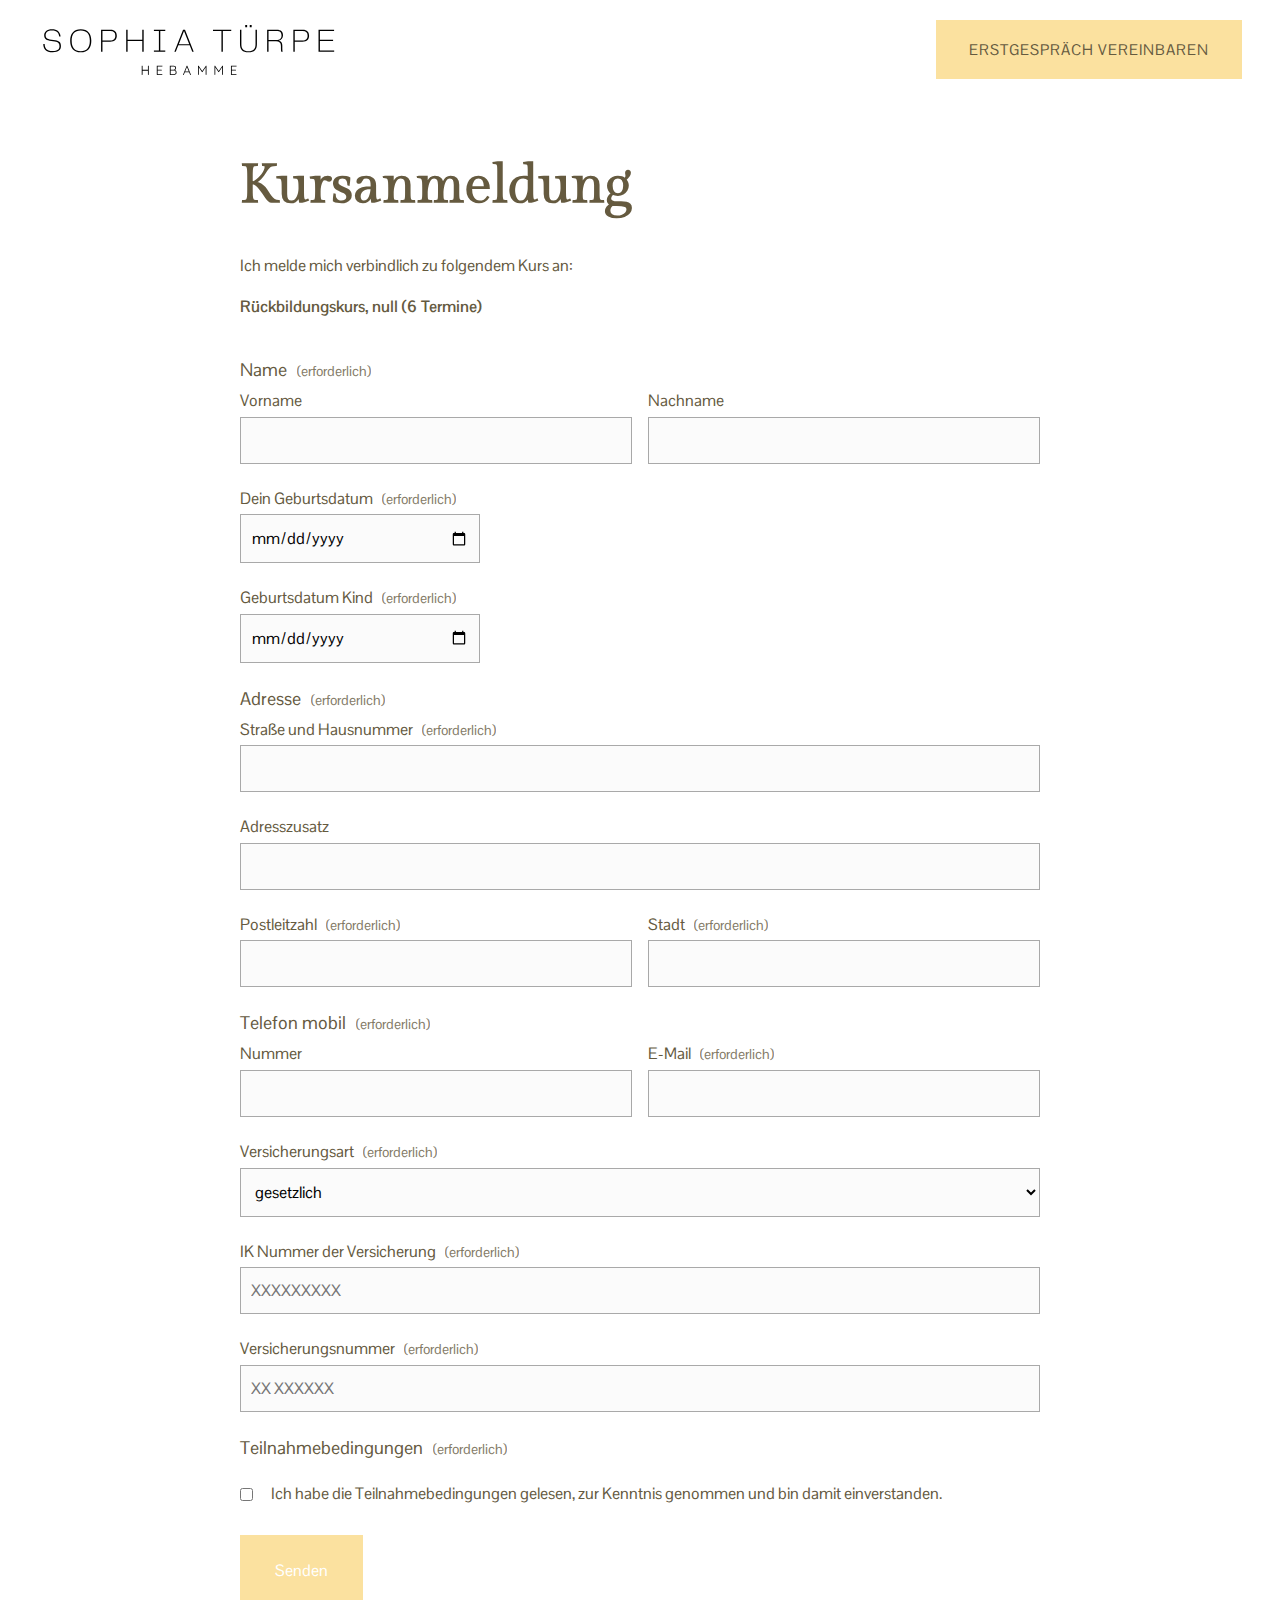
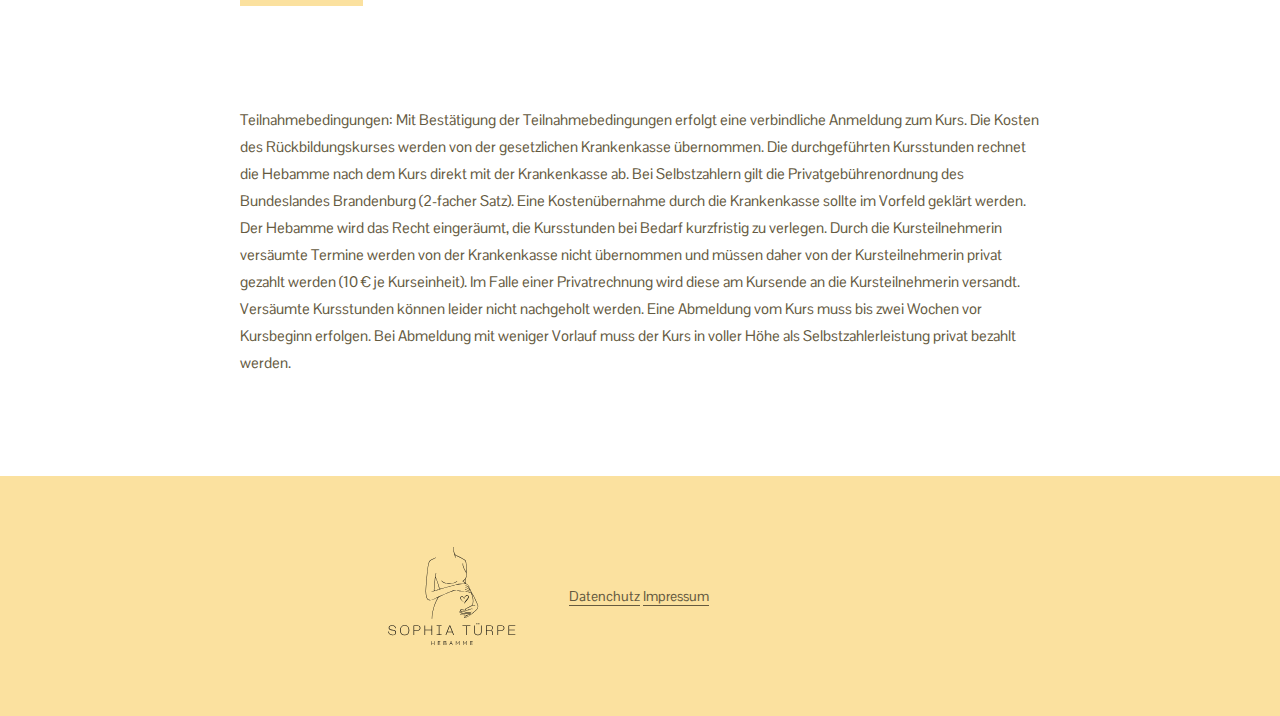
<file: pages/form.html>
<!DOCTYPE html>
<html lang="en">
  <head>
    <meta charset="UTF-8" />
    <meta name="viewport" content="width=device-width, initial-scale=1.0" />
    <!-- Website Title -->
    <title>Hebamme Sophia Türpe in Leipzig</title>

    <meta
      name="keywords"
      content="Schwangerenvorsorge, Beratung in der Schwangerschaft, Geburtsvorbereitungskurse,
       Breastfeeding and supplementary feeding advice, postpartum care, Deine Hebamme, Leipzig, Schwangerschaft, Stillzeit ,
       Sophia Türpe, Wochenbettbetreuung, Qualifizierte Trageberatung "
    />

    <meta
      name="description"
      content="☎ 0157-83504669 ☆ Schwangerenvorsorge ☆
      Wochenbettbetreuung ☆ Qualifizierte Trageberatung"
    />
    <meta name="author" content="Sophia Türpe" />
    <meta name="robots" content="index, follow" />
    <meta name="googlebot" content="index, follow" />
    <meta name="google" content="nositelinkssearchbox" />

    <link
      rel="shortcut icon"
      href="../assets/default-favicon.ico"
      type="image/x-icon"
    />

    <!-- Google Fonts -->
    <!-- Preconnecting can help reduce the latency when actual requests are made to this domain, such as when fetching font resources. -->
    <link rel="preconnect" href="https://fonts.googleapis.com" />
    <link rel="preconnect" href="https://fonts.gstatic.com" crossorigin />

    <!-- Font Awesome Icon -->
    <link
      rel="stylesheet"
      href="https://pro.fontawesome.com/releases/v5.10.0/css/all.css"
      integrity="sha384-AYmEC3Yw5cVb3ZcuHtOA93w35dYTsvhLPVnYs9eStHfGJvOvKxVfELGroGkvsg+p"
      crossorigin="anonymous"
    />
    <link rel="stylesheet" href="../style/style.css" />
    <link rel="stylesheet" href="../style/responsive.css" />
  </head>
  <body>
    <!-- Mobile Header Version -->
    <div class="hamburger-display">
      <div class="hamburger-display-container">
        <div class="hamburger-close-btn">
          <i class="fal fa-times"></i>
        </div>

        <div class="header-mob-button">
          <button>
            <a href="../index.html#contact_form">ERSTGESPRÄCH VEREINBAREN</a>
          </button>
        </div>
      </div>
    </div>
    <!---------- Header----------->
    <header>
      <div class="header-flexbox">
        <div class="header-logo">
          <a href="../index.html">
            <img
              src="../assets/Sophia Tuerpe Logo white Kopie 2.svg"
              alt="Sophia Turpe Logo"
          /></a>
        </div>
        <div class="header-button">
          <button>
            <a href="../index.html#contact_form">ERSTGESPRÄCH VEREINBAREN</a>
          </button>
        </div>
        <div class="hamburger-menu">
          <div class="hamburger hamburger-menu-clr" id="hamburger-1">
            <span class="line"></span>
            <span class="line"></span>
            <span class="line"></span>
          </div>
        </div>
      </div>
    </header>
    <main>
      <section class="course-reg-form-container">
        <h1>Kursanmeldung</h1>
        <span>Ich melde mich verbindlich zu folgendem Kurs an: </span>
        <div class="course-form">
          <form method="post" action="https://formspree.io/f/xpzgyjjb">
            <b id="selectedDate"></b>
            <input type="hidden" name="Datum" id="Datum" value="" />
            <p>Name <span>(erforderlich)</span></p>
            <div class="input-fields-set">
              <div>
                <label for="Vorname">Vorname </label>

                <input type="text" name="Vorname" id="Vorname" required />
              </div>
              <div>
                <label for="Nachname"> Nachname </label
                ><input type="text" required name="Nachname" id="Nachname" />
              </div>
            </div>
            <div class="dob">
              <label for="Dein_Geburtsdatum"
                >Dein Geburtsdatum <span>(erforderlich)</span></label
              >
              <input
                type="date"
                name="Dein_Geburtsdatum"
                id="Dein_Geburtsdatum"
                required
              />
            </div>
            <div class="dob-child">
              <label for="Geburtsdatum_Kind"
                >Geburtsdatum Kind <span>(erforderlich)</span></label
              >
              <input
                type="date"
                name="Geburtsdatum_Kind"
                id="Geburtsdatum_Kind"
                required
              />
            </div>
            <p>Adresse <span>(erforderlich)</span></p>
            <div class="street">
              <label for="Straße"
                >Straße und Hausnummer <span>(erforderlich)</span></label
              >
              <input type="text" required name="Straße" id="Straße" />
            </div>
            <div class="address">
              <label for="Adresszusatz">Adresszusatz </label>
              <input type="text" id="Adresszusatz" name="Adresszusatz" />
            </div>
            <div class="input-fields-set">
              <div class="postal-code">
                <label for="Postleitzahl"
                  >Postleitzahl <span>(erforderlich)</span></label
                >
                <input
                  type="text"
                  required
                  id="Postleitzahl"
                  name="Postleitzahl"
                />
              </div>
              <div class="city">
                <label for="Stadt">Stadt <span>(erforderlich)</span></label>
                <input type="text" required id="Stadt" name="Stadt" />
              </div>
            </div>
            <p>Telefon mobil <span>(erforderlich)</span></p>
            <div class="input-fields-set">
              <div class="number">
                <label for="Nummer">Nummer </label>
                <input type="tel" required id="Nummer" name="Nummer" />
                <div class="dial-code"></div>
              </div>
              <div class="mail">
                <label for="mail">E-Mail <span>(erforderlich)</span></label>
                <input type="text" required name="mail" id="mail" />
              </div>
            </div>
            <div class="insurance">
              <label for="Versicherungsart"
                >Versicherungsart <span>(erforderlich)</span></label
              >

              <select id="Versicherungsart" name="Versicherungsart" required>
                <option value="gesetzlich">gesetzlich</option>
                <option value="privat">privat</option>
              </select>
            </div>
            <div class="insurance-company">
              <label for="IK_Nummer"
                >IK Nummer der Versicherung <span>(erforderlich)</span></label
              >
              <input
                type="text"
                required
                placeholder="XXXXXXXXX"
                name="IK_Nummer"
                id="IK_Nummer"
              />
            </div>
            <div class="insurance-number">
              <label for="Versicherungsnummer"
                >Versicherungsnummer <span>(erforderlich)</span></label
              >
              <input
                type="text"
                name="Versicherungsnummer"
                required
                placeholder="XX XXXXXX"
                id="Versicherungsnummer"
              />
            </div>

            <p>Teilnahmebedingungen <span>(erforderlich)</span></p>
            <div class="checkbox">
              <input
                type="checkbox"
                name="checkbox"
                id="checkbox"
                required
                oninvalid="this.setCustomValidity('Bitte kreuzen Sie dieses Feld an, wenn Sie fortfahren möchten.')"
                onchange="this.setCustomValidity('')"
              />
              <label for="checkbox"
                >Ich habe die Teilnahmebedingungen gelesen, zur Kenntnis
                genommen und bin damit einverstanden.</label
              >
            </div>
            <button class="send-course-btn send-btn" type="submit">
              Senden
            </button>
          </form>
          <p class="form-notice">
            Teilnahmebedingungen: Mit Bestätigung der Teilnahmebedingungen
            erfolgt eine verbindliche Anmeldung zum Kurs. Die Kosten des
            Rückbildungskurses werden von der gesetzlichen Krankenkasse
            übernommen. Die durchgeführten Kursstunden rechnet die Hebamme nach
            dem Kurs direkt mit der Krankenkasse ab. Bei Selbstzahlern gilt die
            Privatgebührenordnung des Bundeslandes Brandenburg (2-facher Satz).
            Eine Kostenübernahme durch die Krankenkasse sollte im Vorfeld
            geklärt werden. Der Hebamme wird das Recht eingeräumt, die
            Kursstunden bei Bedarf kurzfristig zu verlegen. Durch die
            Kursteilnehmerin versäumte Termine werden von der Krankenkasse nicht
            übernommen und müssen daher von der Kursteilnehmerin privat gezahlt
            werden (10 € je Kurseinheit). Im Falle einer Privatrechnung wird
            diese am Kursende an die Kursteilnehmerin versandt. Versäumte
            Kursstunden können leider nicht nachgeholt werden. Eine Abmeldung
            vom Kurs muss bis zwei Wochen vor Kursbeginn erfolgen. Bei Abmeldung
            mit weniger Vorlauf muss der Kurs in voller Höhe als
            Selbstzahlerleistung privat bezahlt werden.
          </p>
        </div>
      </section>
    </main>
    <footer>
      <div class="footer-container">
        <div class="footer-logo">
          <img
            src="../assets/Sohpia Tuerpe Logo black.svg"
            alt="Vector Art of a pregnant lady"
          />
        </div>
        <div>
          <nav>
            <a href="../pages/dataprivacy.html">Datenchutz</a>
            <a href="../pages/imprint.html">Impressum</a>
          </nav>
        </div>
      </div>
    </footer>
    <script src="../js/app.js"></script>
    <script>
      // Send Button Transition
      const send_course_btn = document.querySelector(".send-btn");
      send_course_btn.addEventListener("click", () => {
        send_course_btn.textContent = "Wird Gesendet...";
        setTimeout(function () {
          // Display "ok" after three seconds
          send_course_btn.textContent = "Senden";
        }, 3000); // 3000 milliseconds (3 seconds)
      });

      // Display selected date
      const dateElement = document.getElementById("selectedDate");
      dateElement.innerText = `Rückbildungskurs, ${localStorage.getItem(
        "selectedDate"
      )} (6 Termine) `;
      const dateInput = document.getElementById("Datum");
      dateInput.value = `Rückbildungskurs, ${localStorage.getItem(
        "selectedDate"
      )} (6 Termine) `;
    </script>
  </body>
</html>
</file>
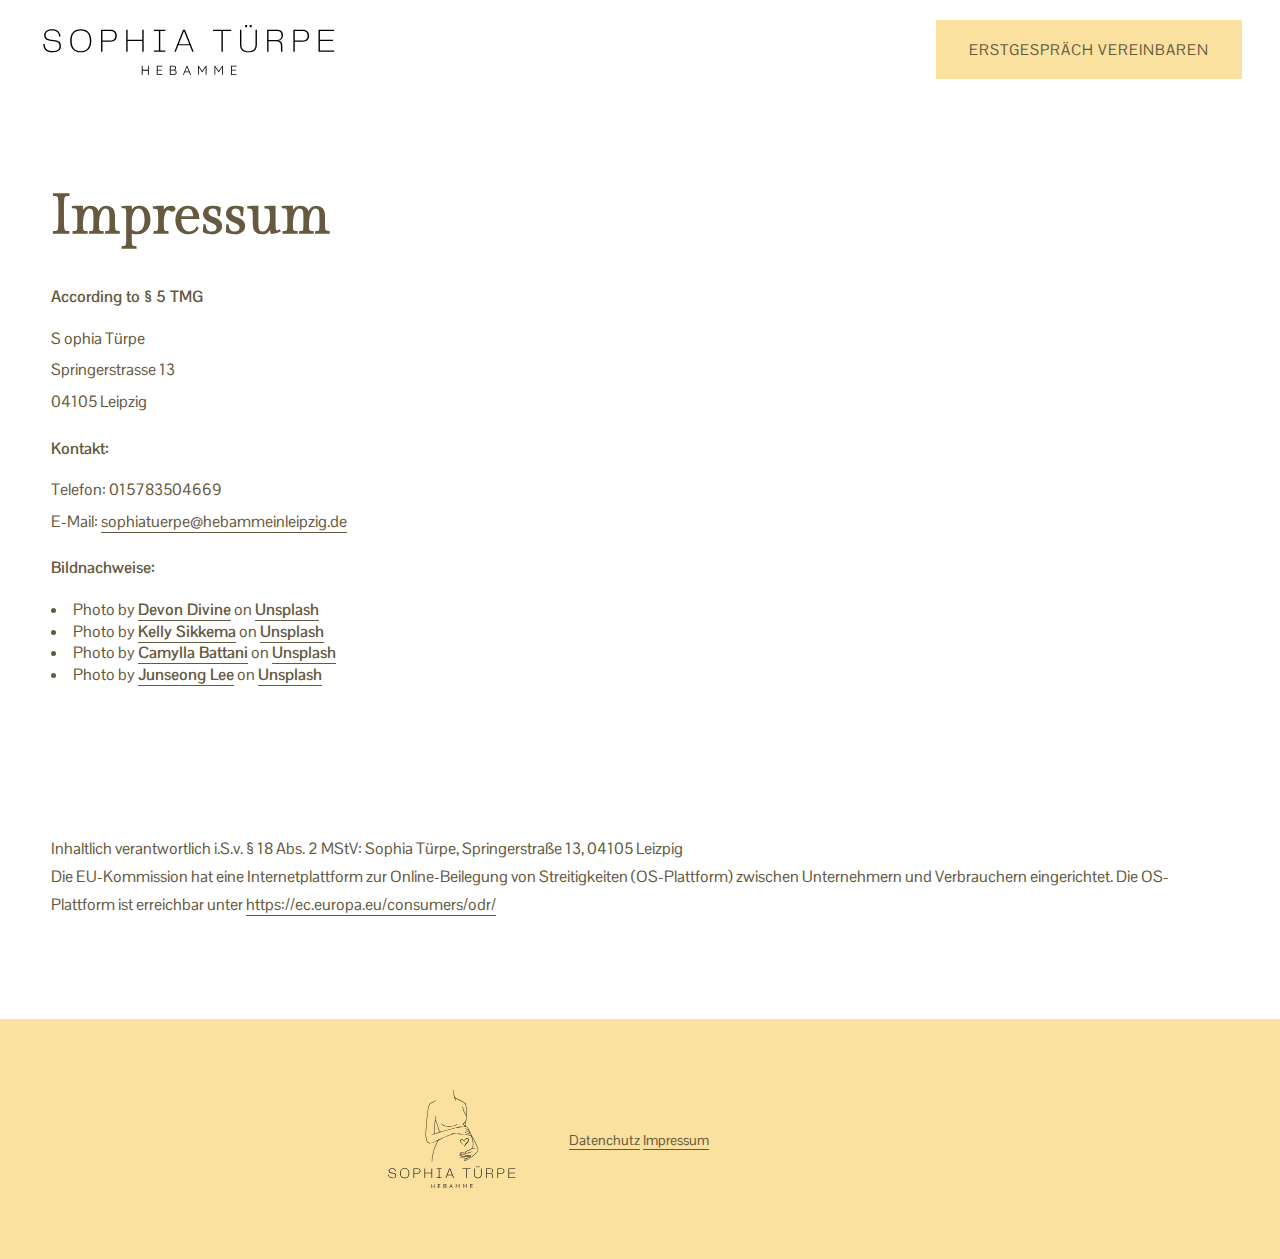
<file: pages/imprint.html>
<!DOCTYPE html>
<html lang="en">
  <head>
    <meta charset="UTF-8" />
    <meta name="viewport" content="width=device-width, initial-scale=1.0" />
    <!-- Website Title -->
    <title>Hebamme Sophia Türpe in Leipzig</title>

    <meta
      name="keywords"
      content="Schwangerenvorsorge, Beratung in der Schwangerschaft, Geburtsvorbereitungskurse,
       Breastfeeding and supplementary feeding advice, postpartum care, Deine Hebamme, Leipzig, Schwangerschaft, Stillzeit ,
       Sophia Türpe, Wochenbettbetreuung, Qualifizierte Trageberatung "
    />

    <meta
      name="description"
      content="☎ 0157-83504669 ☆ Schwangerenvorsorge ☆
      Wochenbettbetreuung ☆ Qualifizierte Trageberatung"
    />
    <meta name="author" content="Sophia Türpe" />
    <meta name="robots" content="index, follow" />
    <meta name="googlebot" content="index, follow" />
    <meta name="google" content="nositelinkssearchbox" />

    <link
      rel="shortcut icon"
      href="../assets/default-favicon.ico"
      type="image/x-icon"
    />

    <!-- Google Fonts -->
    <!-- Preconnecting can help reduce the latency when actual requests are made to this domain, such as when fetching font resources. -->
    <link rel="preconnect" href="https://fonts.googleapis.com" />
    <link rel="preconnect" href="https://fonts.gstatic.com" crossorigin />

    <!-- Font Awesome Icon -->
    <link
      rel="stylesheet"
      href="https://pro.fontawesome.com/releases/v5.10.0/css/all.css"
      integrity="sha384-AYmEC3Yw5cVb3ZcuHtOA93w35dYTsvhLPVnYs9eStHfGJvOvKxVfELGroGkvsg+p"
      crossorigin="anonymous"
    />
    <link rel="stylesheet" href="../style/style.css" />
    <link rel="stylesheet" href="../style/responsive.css" />
  </head>
  <body>
    <!-- Mobile Header Version -->
    <div class="hamburger-display">
      <div class="hamburger-display-container">
        <div class="hamburger-close-btn">
          <i class="fal fa-times"></i>
        </div>

        <div class="header-mob-button">
          <button>
            <a href="../index.html#contact_form">ERSTGESPRÄCH VEREINBAREN</a>
          </button>
        </div>
      </div>
    </div>
    <!---------- Header----------->
    <header>
      <div class="header-flexbox">
        <div class="header-logo">
          <a href="../index.html">
            <img
              src="../assets/Sophia Tuerpe Logo white Kopie 2.svg"
              alt="Sophia Turpe Logo"
          /></a>
        </div>
        <div class="header-button">
          <button>
            <a href="../index.html#contact_form">ERSTGESPRÄCH VEREINBAREN</a>
          </button>
        </div>
        <div class="hamburger-menu">
          <div class="hamburger hamburger-menu-clr" id="hamburger-1">
            <span class="line"></span>
            <span class="line"></span>
            <span class="line"></span>
          </div>
        </div>
      </div>
    </header>
    <main>
      <section class="imprint-section">
        <h1>Impressum</h1>
        <div class="imprint-section-part-1">
          <h4>According to § 5 TMG</h4>
          <span>S ophia Türpe </span>
          <span>Springerstrasse 13 </span>
          <span>04105 Leipzig</span>
        </div>
        <div class="imprint-section-part-2">
          <h4>Kontakt:</h4>
          <span>Telefon: 015783504669</span>
          <span
            >E-Mail:
            <a href="mailto: sophiatuerpe@hebammeinleipzig.de">
              sophiatuerpe@hebammeinleipzig.de</a
            ></span
          >
        </div>
        <div class="imprint-section-part-3">
          <h4>Bildnachweise:</h4>
          <ul>
            <li>
              Photo by
              <a href="https://unsplash.com/de/@lightrisephoto">Devon Divine</a>
              on
              <a href="https://unsplash.com/de/fotos/adP0SsdMtMA">Unsplash</a>
            </li>
            <li>
              Photo by
              <a href="https://unsplash.com/de/@kellysikkema">Kelly Sikkema</a>
              on
              <a href="https://unsplash.com/de/fotos/IE8KfewAp-w">Unsplash</a>
            </li>
            <li>
              Photo by
              <a href="https://unsplash.com/de/@camylla93">Camylla Battani</a>
              on
              <a href="https://unsplash.com/de/fotos/son4VHt4Ld0">Unsplash</a>
            </li>
            <li>
              Photo by
              <a href="https://unsplash.com/@bearsnap">Junseong Lee</a>
              on
              <a href="https://unsplash.com/photos/AX8cf6mkCzw">Unsplash</a>
            </li>
          </ul>
        </div>
        <div class="imprint-section-part-4">
          <p>
            Inhaltlich verantwortlich i.S.v. § 18 Abs. 2 MStV: Sophia Türpe,
            Springerstraße 13, 04105 Leizpig
          </p>
          <p>
            Die EU-Kommission hat eine Internetplattform zur Online-Beilegung
            von Streitigkeiten (OS-Plattform) zwischen Unternehmern und
            Verbrauchern eingerichtet. Die OS-Plattform ist erreichbar unter
            <a href="https://ec.europa.eu/consumers/odr/"
              >https://ec.europa.eu/consumers/odr/</a
            >
          </p>
        </div>
      </section>
    </main>
    <footer>
      <div class="footer-container">
        <div class="footer-logo">
          <img
            src="../assets/Sohpia Tuerpe Logo black.svg"
            alt="Vector Art of a pregnant lady"
          />
        </div>
        <div>
          <nav>
            <a href="../pages/dataprivacy.html">Datenchutz</a>
            <a href="../pages/imprint.html">Impressum</a>
          </nav>
        </div>
      </div>
    </footer>
    <script src="../js/app.js"></script>
  </body>
</html>
</file>
<file: style/style.css>
/* For Headings */
@import url("https://fonts.googleapis.com/css2?family=Gilda+Display&display=swap");
/* For Main Layout */
@import url("https://fonts.googleapis.com/css2?family=Pontano+Sans:wght@300;400;500;600;700&display=swap");
/* -----CSS Default Reset----- */
*,
*::before,
*::after {
  box-sizing: border-box;
  margin: 0;
  padding: 0;
  font-family: inherit;
  -webkit-box-sizing: border-box;
  -moz-box-sizing: border-box;
}
:root {
  --primay-color: #655a3f;
  --seconday-color: #fbe19f;
  --grey-shade-light: #fbfbfb;
  --third-color: #fff5d9;
}
html {
  scroll-behavior: smooth;
  font-size: 62.5%;
}

body {
  /* font-family: 'Gilda Display', serif; */
  font-family: "Pontano Sans", sans-serif;
  font-size: 1.6rem;
  font-weight: 400;
  line-height: 1.35;
  -webkit-font-smoothing: antialiased !important;
  overflow-x: hidden;
  overflow-y: auto;
}

ul,
ol {
  list-style: none;
}

img,
svg {
  display: block;
  max-width: 100%;
}

a {
  color: unset;
  text-decoration: none;
}
/*--------------- Home Page Styling------------ */
/* <!------- Header----- --> */
header {
  background-color: transparent;
  width: 100%;
  position: fixed;
  z-index: 10;
  top: 0;
  left: 0;
  transform: translateY(0);
  transition: all 0.4s ease-in;
}

.header-flexbox {
  width: 94%;
  margin: 0 auto;
  display: flex;
  flex-direction: row;
  justify-content: space-between;
  align-items: center;
  padding: 23px 0;
}
.header-logo img {
  width: 300px;
  max-width: 100%;
  max-height: 87px;
}
.header-button button {
  background-color: transparent;
  outline: none;
  border: none;
}
.header-button button a {
  background-color: var(--seconday-color);
  color: var(--primay-color);
  font-size: 1.5rem;
  padding: 20px 33px;
  letter-spacing: 1px;
  opacity: 1;
  transition: all 0.2s ease-in;
}
.header-button button a:hover {
  opacity: 0.8;
  transition: all 0.2s ease-in;
}
/* -----------Mobile Version Header--------- */

.hamburger .line {
  width: 40px;
  height: 2px;
  background-color: white;
  display: block;
  margin: 8px auto;
  -webkit-transition: all 0.3s ease-in-out;
  -o-transition: all 0.3s ease-in-out;
  transition: all 0.3s ease-in-out;
}

.hamburger:hover {
  cursor: pointer;
}

/* ONE */

#hamburger-1.is-active .line:nth-child(2) {
  opacity: 0;
}

#hamburger-1.is-active .line:nth-child(1) {
  -webkit-transform: translateY(10px) rotate(45deg);
  -ms-transform: translateY(10px) rotate(45deg);
  -o-transform: translateY(10px) rotate(45deg);
  transform: translateY(10px) rotate(45deg);
}

#hamburger-1.is-active .line:nth-child(3) {
  -webkit-transform: translateY(-10px) rotate(-45deg);
  -ms-transform: translateY(-10px) rotate(-45deg);
  -o-transform: translateY(-10px) rotate(-45deg);
  transform: translateY(-10px) rotate(-45deg);
}

.hamburger-menu {
  display: none;
}

.hamburger-display {
  position: fixed;
  background-color: var(--grey-shade-light);
  top: 0;
  left: 0;
  right: 0;
  bottom: 0;
  width: 100%;
  height: 100vh;
  z-index: 20;
  opacity: 1;
  display: none;
  animation: opacityAnimation 0.6s ease-in-out;
}
@keyframes opacityAnimation {
  0% {
    opacity: 0;
  }

  100% {
    opacity: 1;
  }
}
.hamburger-display-container {
  position: relative;
  width: 100%;
  height: 100%;
}
.header-mob-button {
  position: absolute;
  left: 50%;
  transform: translate(-50%, 0);
  bottom: 100px;
  animation: myAnimation 0.3s ease-in-out;
  width: 100%;
}
@keyframes myAnimation {
  0% {
    transform: translate(-50%, 500%);
  }

  100% {
    transform: translate(-50%, 0);
  }
}
.header-mob-button button {
  background-color: transparent;
  outline: none;
  border: none;
  margin: 0 auto;
  display: block;
}
.header-mob-button button a {
  background-color: var(--seconday-color);
  color: var(--primay-color);
  font-size: 1.9rem;
  padding: 22px 40px;
  letter-spacing: 1px;
  opacity: 1;
  transition: all 0.2s ease-in;
}

.hamburger-display-container .hamburger-close-btn {
  padding: 24px 0;
  width: 86%;
  margin: 0 auto;
  display: flex;
  flex-direction: row;
  justify-content: flex-end;
  align-items: center;
  font-size: 5.4rem;
  color: black;
}
.hamburger-display-container .hamburger-close-btn i {
  cursor: pointer;
}
.hamburger-menu-clr .line {
  background-color: black !important;
}
/* <!-- Hero Section --> */
.hero-section {
  position: relative;
  height: 140vh;
  width: 100vw;
}
.hero-img {
  height: 140vh;
  width: 100%;
  position: relative;
}
.hero-img::before {
  content: "";
  position: absolute;
  background-color: rgba(19, 18, 14, 0.1);
  top: 0;
  right: 0;
  left: 0;
  bottom: 0;
}
.hero-img img {
  object-fit: cover;
  object-position: 50% 30%;
  width: 100%;
  height: 100%;
}
.hero-section-content {
  position: absolute;
  color: white;
  top: 65%;
  transform: translateY(-65%);
  left: 3%;
  width: 60%;
}
.hero-section-content h1 {
  font-size: 7rem;
  line-height: 8.9rem;
  margin-bottom: 32px;
  font-family: "Gilda Display", serif;
}

.hero-section-content span {
  font-size: 2.3rem;
  font-weight: 500;
}
/* <!-- MidWife Approach Section --> */
.midwife-section {
  background-color: white;
}
.midwife-section-container {
  width: 1000px;
  max-width: 90%;
  margin: 0 auto;
  color: var(--primay-color);
  text-align: center;
  padding: 100px 0 180px 0;
}
.midwife-section h2 {
  font-size: 5.7rem;
  margin-bottom: 32px;
  font-family: "Gilda Display", serif;
}
.midwife-section p {
  font-size: 1.6rem;
  margin-top: 16px;
  line-height: 2.7rem;
  letter-spacing: 0.5px;
}
/* <!-- About Me Section --> */
.about-section {
  width: 100%;
  background-color: var(--third-color);
  padding: 120px 20px 280px 20px;
}
.about-section-flexbox {
  display: flex;
  flex-direction: row;
  justify-content: center;
  align-items: flex-start;
  width: 96%;
  margin: 0 auto;
}
.about-section-flexbox-left {
  display: flex;
  flex-direction: row;
  justify-content: flex-end;
  align-items: flex-start;
  width: 43%;
}

.about-section-flexbox-left img {
  object-fit: contain;
  object-position: center;
  width: 300px;
  height: 340px;
  border-radius: 90% 90% 0 0 / 16em;
}

.about-section-flexbox-right {
  color: var(--primay-color);
  width: 57%;
  padding: 0 0 0 130px;
}

.about-section-flexbox-right h2 {
  font-size: 5.7rem;
  margin-bottom: 32px;
  font-family: "Gilda Display", serif;
}

.about-section-flexbox-right p {
  font-size: 1.6rem;
  margin-top: 16px;
  line-height: 2.7rem;
  letter-spacing: 0.5px;
}

/* <!-- Services Section --> */
.services-section {
  background-color: white;
}
.services-section-container {
  width: 90%;
  margin: 0 auto;
  color: var(--primay-color);
  padding: 90px 30px;
}
.services-section h2 {
  font-size: 5.3rem;
  margin-bottom: 32px;
  font-family: "Gilda Display", serif;
  text-align: center;
}
.services-section span {
  font-size: 1.6rem;
  margin-top: 16px;
  line-height: 2.7rem;
  letter-spacing: 0.5px;
  display: inline-block;
}

.services-section-flexbox {
  display: grid;
  grid-template-columns: repeat(2, 1fr);
  margin-top: 80px;
  grid-column-gap: 60px;
}

.services-section-flexbox-left ul {
  list-style: disc;
  list-style-position: inside;
  margin-left: 20px;
}
.services-section-flexbox-left ul li {
  font-size: 1.6rem;
  margin: 10px 0;
  line-height: 2.7rem;
  letter-spacing: 0.5px;
  text-indent: -21px;
  margin-left: 21px;
}

.services-section-flexbox-right {
  display: flex;
  flex-direction: row;
  justify-content: flex-end;
  align-items: center;
}
.services-section-flexbox-right img {
  width: 78%;
  aspect-ratio: 3/2;
  object-fit: cover;
  object-position: center;
}
/* ------Rehabilitation Course----- */
.rehab-background {
  background-image: url("../assets/rehab-background.jpg");
  z-index: -1;
  background-color: var(--primay-color);
  position: fixed;
  left: 0;
  right: 0;
  top: 0;
  height: 100vh;
  background-position: center;
  background-size: cover;
  background-repeat: no-repeat;
}
/* <!-- Rehabilitation section --> */
.rehab-section {
  width: 100%;
  padding: 110px 0;
  background: transparent;
}
.rehab-card-container {
  width: 1200px;
  max-width: 100%;
  margin: 0 auto;
  background-color: rgba(255, 255, 255, 0.75);
  backdrop-filter: blur(10px);
  padding: 54px;
}
.rehab-card-flexbox {
  display: grid;
  grid-template-columns: repeat(3, 1fr);
  grid-column-gap: 30px;
}
.rehab-card-flexbox-left {
  grid-column: 1 / span 2;
  padding-right: 45px;
}
.rehab-card-flexbox-left-top {
  border-bottom: 1px solid #7f7e7e40;
}
.rehab-card-flexbox-left-top h2 {
  font-size: 3.7rem;
  margin: 0 0 24px;
  font-family: "Gilda Display", serif;
}

.rehab-card-flexbox-left-top p {
  font-size: 1.8rem;
  margin: 0 0 16px;
  line-height: 2.7rem;
  letter-spacing: 0.5px;
}

.rehab-card-flexbox-left-bottom {
  margin-top: 16px;
}
.rehab-card-flexbox-left-bottom span {
  font-size: 1.8rem;
  margin: 0 0 16px;
  line-height: 2.7rem;
  letter-spacing: 0.5px;
  display: inline-block;
}
.rehab-card-flexbox-left-bottom ul {
  list-style: disc;
  list-style-position: inside;
}
.rehab-card-flexbox-left-bottom ul li {
  font-size: 1.8rem;
  margin: 0 0 16px;
  line-height: 2.7rem;
  letter-spacing: 0.5px;
  text-indent: -22px;
  margin-left: 23px;
}

.rehab-card-flexbox-left-bottom ul li a {
  text-decoration: underline;
  font-weight: 600;
}

.rehab-card-flexbox-right {
  grid-column: 3;
}

.rehab-card-flexbox-right-top {
  margin-bottom: 12px;
}
.rehab-card-flexbox-right-top h2 {
  font-size: 3.7rem;
  margin: 0 0 24px;
  font-family: "Gilda Display", serif;
}
.rehab-card-flexbox-right-top span {
  font-size: 1.8rem;
  margin: 0 0 6px;
  line-height: 2.7rem;
  letter-spacing: 0.5px;
  display: block;
}

.rehab-card-flexbox-right-bottom {
  border-top: 1px solid #7f7e7e40;
  padding-top: 16px;
}

.rehab-card-flexbox-right-bottom h2 {
  font-size: 3.7rem;
  margin: 0 0 24px;
  font-family: "Gilda Display", serif;
}
.rehab-card-flexbox-right-bottom p {
  font-size: 1.8rem;
  margin: 0 0 16px;
  line-height: 2.7rem;
  letter-spacing: 0.5px;
}

/*------- Contact Form Section---- */

.contact-section {
  background-color: white;
}
.contact-section-container {
  width: 94%;
  margin: 0 auto;
  color: var(--primay-color);
  padding: 80px 0;
}
.contact-section h2 {
  font-size: 5.2rem;
  margin-bottom: 40px;
  font-family: "Gilda Display", serif;
  text-align: left;
}
.contact-section p {
  font-size: 1.6rem;
  margin-top: 20px;
  line-height: 2.7rem;
  letter-spacing: 0.5px;
}

.contact-section-flexbox {
  display: grid;
  grid-template-columns: repeat(2, 1fr);
  grid-column-gap: 80px;
  padding-top: 80px;
}

.contact-section-flexbox-left img {
  width: 100%;
  height: 100%;
  object-fit: cover;
  object-position: center;
}

.contact-section-flexbox-right form p {
  font-size: 1.5rem;
  margin-bottom: 5px;
}
.contact-section-flexbox-right form p span {
  font-size: 1.4rem;
  opacity: 0.8;
  display: inline-block;
  margin-left: 4px;
}

.contact-section-flexbox-right form div input {
  width: 100%;
  background-color: var(--grey-shade-light);
  padding: 12px 10px;
  font-weight: 400;
  font-size: 1.6rem;
  outline: none;
  border: none;
  border: 1px solid #a9a9a9;
  margin-bottom: 24px;
}
.contact-section-flexbox-right form div input:focus {
  border: 2px solid var(--primay-color);
}

.contact-section-flexbox-right form div textarea {
  width: 100%;
  background-color: var(--grey-shade-light);
  padding: 12px 10px;
  font-weight: 400;
  font-size: 1.6rem;
  outline: none;
  border: none;
  border: 1px solid #a9a9a9;
  margin-bottom: 24px;
}
.contact-section-flexbox-right form div textarea:focus {
  border: 2px solid var(--primay-color);
}
.contact-section-flexbox-right form div label {
  font-size: 1.5rem;
  display: block;
  margin-bottom: 5px;
}
.contact-section-flexbox-right form div label span {
  font-size: 1.4rem;
  opacity: 0.8;
  display: inline-block;
  margin-left: 4px;
}
.name-field-set {
  display: flex;
  flex-direction: row;
  justify-content: space-between;
  align-items: center;
}
.name-field-set div {
  width: 49%;
}

.contact-section-flexbox-right form button {
  outline: none;
  border: none;
  background-color: transparent;
  display: block;
  background-color: var(--seconday-color);
  padding: 25px 35px;
  display: block;
  color: white;
  font-size: 1.6rem;
  cursor: pointer;
}
.contact-section-flexbox-right form button:hover {
  opacity: 0.8;
}
.contact-section-flexbox-right h3 {
  font-size: 4.4rem;
  margin: 32px 0 32px;
  font-family: "Gilda Display", serif;
  text-align: left;
}

.contact-section-flexbox-right p {
  font-size: 1.6rem;
  margin: 0 0 4px;
}
.contact-section-flexbox-right p:last-child {
  margin: 23px 0 0;
}
.contact-section-flexbox-right p a {
  border-bottom: 1px solid var(--primay-color);
}

/* ---------FAQ Accordian------- */

.faq-section {
  background-color: white;
}
.faq-section-container {
  width: 800px;
  max-width: 90%;
  margin: 0 auto;
  color: var(--primay-color);
  padding: 100px 0;
}
.faq-section-container h2 {
  font-size: 5.2rem;
  margin-bottom: 32px;
  font-family: "Gilda Display", serif;
  text-align: center;
}
.accordion {
  width: 100%;
  margin: 0;
  border-top: 1px solid var(--primay-color);
  border-bottom: 1px solid var(--primay-color);
  color: var(--primay-color);
}
.accordian-1 {
  border-bottom: none !important;
}
.accordion-title {
  padding: 30px 0;
  display: flex;
  justify-content: space-between;
  cursor: pointer;
}
.accordion-title h3 {
  font-size: 2.3rem;
  font-family: "Gilda Display", serif;
  padding-right: 14px;
}

.accordion-toggle {
  font-size: 2.3rem;
  position: relative;
  display: block;
}
.plus {
  position: absolute;
  left: 0;
  top: 2px;
  transform: rotate(0deg);
  opacity: 0;
  transition: all 0.3s ease-in;
}
.plus-appear {
  opacity: 1;
  transition: all 0.3s ease-in;
  transform: rotate(90deg);
}
.accordion-content {
  display: none;
  padding: 0 0 30px 0;
}
.accordion-content p {
  font-size: 1.6rem;
  line-height: 2.7rem;
  letter-spacing: 0.5px;
}

.accordion-content ul {
  list-style: disc;
  list-style-position: inside;
  padding: 15px 0 0 20px;
}
.accordion-content ul li {
  font-size: 1.6rem;
  margin: 8px 0;
}
/* -------Footer------- */
footer {
  background-color: var(--seconday-color);
  width: 100%;
}
.footer-container {
  padding: 70px 0;
  display: flex;
  flex-direction: row;
  justify-content: flex-start;
  align-items: center;
  width: 40%;
  margin: 0 auto;
}

.footer-logo img {
  width: 135px;
  height: 100px;
  margin-right: 50px;
}
.footer-container nav a {
  font-size: 1.4rem;
  border-bottom: 1px solid var(--primay-color);
  color: var(--primay-color);
}

/* Imprint Page Styling */
.imprint-section {
  width: 92%;
  margin: 180px auto 100px;
  color: var(--primay-color);
}
.imprint-section h1 {
  font-size: 5.5rem;
  margin: 0 0 32px;
  font-family: "Gilda Display", serif;
}
.imprint-section-part-1,
.imprint-section-part-2,
.imprint-section-part-3 {
  margin-bottom: 25px;
}
.imprint-section-part-1 h4,
.imprint-section-part-2 h4,
.imprint-section-part-3 h4 {
  font-size: 1.6rem;
  font-weight: 700;
  margin-bottom: 20px;
}
.imprint-section-part-1 span,
.imprint-section-part-2 span {
  display: block;
  margin-bottom: 10px;
}
.imprint-section-part-2 span a {
  border-bottom: 1px solid var(--primay-color);
}

.imprint-section-part-3 ul {
  list-style: disc;
  list-style-position: inside;
}
.imprint-section-part-3 ul li a {
  border-bottom: 1px solid var(--primay-color);
  font-weight: 700;
}
.imprint-section-part-4 {
  margin-top: 150px;
  line-height: 28px;
  font-size: 1.6rem;
  padding-right: 40px;
}
.imprint-section-part-4 p a {
  border-bottom: 1px solid var(--primay-color);
}
/* ----------Data Privacy Page Styling---------*/
.data-privacy-section {
  width: 92%;
  margin: 180px auto 100px;
  color: var(--primay-color);
}
.data-privacy-section h1 {
  font-size: 5.5rem;
  margin: 0 0 32px;
  font-family: "Gilda Display", serif;
}
.data-privacy-section h2 {
  font-size: 4rem;
  margin: 35px 0 30px;
  font-family: "Gilda Display", serif;
}
.data-privacy-section h3 {
  font-size: 2.6rem;
  margin: 17px 0 5px;
  font-family: "Gilda Display", serif;
}
.data-privacy-section strong {
  font-weight: 700;
}
.data-privacy-section p {
  line-height: 28px;
  font-size: 1.6rem;
  padding-bottom: 12px;
}
.data-privacy-section p a {
  border-bottom: 2px solid var(--primay-color);
}
.data-privacy-section ul {
  list-style: disc;
  list-style-position: inside;
}
.data-privacy-section ul li {
  padding-bottom: 8px;
  line-height: 28px;
  font-size: 1.6rem;
  text-indent: -22px;
  margin-left: 24px;
}
.data-privacy-section ul li a {
  border-bottom: 2px solid var(--primay-color);
}
.responsible-person span {
  margin-bottom: 10px;
  display: block;
  line-height: 28px;
  font-size: 1.6rem;
}
.responsible-person span a {
  border-bottom: 2px solid var(--primay-color);
}
/*--------Course Reg Form Page Styling--------- */
.course-reg-form-container {
  max-width: 800px;
  width: 90%;
  margin: 150px auto 100px;
  color: var(--primay-color);
}
.course-reg-form-container h1 {
  font-size: 5.4rem;
  margin: 0 0 32px;
  font-family: "Gilda Display", serif;
}

.course-reg-form-container b {
  display: block;
  margin-bottom: 40px;
  font-weight: 900;
}

.course-form {
  margin-top: 20px;
}

.course-form form p {
  font-size: 1.8rem;
}
.course-form form p span {
  font-size: 1.4rem;
  opacity: 0.8;
  display: inline-block;
  margin: 0 0 9px 6px;
}
.course-form form label {
  font-size: 1.6rem;
  display: block;
  margin-bottom: 5px;
}
.course-form form input {
  width: 100%;
  background-color: var(--grey-shade-light);
  padding: 12px 10px;
  font-weight: 400;
  font-size: 1.6rem;
  outline: none;
  border: none;
  border: 1px solid #a9a9a9;
  margin-bottom: 24px;
}
.course-form form input:focus {
  border: 2px solid var(--primay-color);
}
.course-form form label span {
  font-size: 1.4rem;
  opacity: 0.8;
  display: inline-block;
  margin-left: 6px;
}
.input-fields-set {
  display: flex;
  flex-direction: row;
  justify-content: space-between;
  align-items: center;
}
.input-fields-set div {
  width: 49%;
}
.input-fields-set div input {
  width: 100%;
}
.dob input,
.dob-child input {
  width: 30% !important;
}
.checkbox {
  display: flex;
  flex-direction: row;
  justify-content: flex-start;
  align-items: center;
}
.checkbox input {
  width: fit-content !important;
  margin-right: 18px;
  height: fit-content !important;
  margin-top: 20px;
}
.insurance select,
.country select {
  width: 100%;
  background-color: var(--grey-shade-light);
  padding: 12px 10px;
  font-weight: 400;
  font-size: 1.6rem;
  outline: none;
  border: none;
  border: 1px solid #a9a9a9;
  margin-bottom: 24px;
}
.land_1 select {
  width: 98%;
  background-color: var(--grey-shade-light);
  padding: 12px 10px;
  font-weight: 400;
  font-size: 1.6rem;
  outline: none;
  border: none;
  border: 1px solid #a9a9a9;
  margin-bottom: 24px;
}
.insurance select:focus,
.country select:focus {
  border: 2px solid var(--primay-color);
}
.land_1 select:focus {
  border: 2px solid var(--primay-color);
}
.number {
  position: relative;
}
.number input {
  padding-left: 60px !important;
}
.dial-code {
  position: absolute;
  top: 50%;
  transform: translateY(-50%);
  width: 54px !important;
  height: 40px;
  display: flex;
  flex-direction: row;
  justify-content: center;
  align-items: center;
  background-color: var(--grey-shade-light);
  left: 4px;
}
.course-form .send-course-btn {
  outline: none;
  border: none;
  background-color: transparent;
  display: block;
  background-color: var(--seconday-color);
  padding: 25px 35px;
  display: block;
  color: white;
  font-size: 1.6rem;
  margin-top: 10px;
  cursor: pointer;
}
.course-form .send-course-btn:hover {
  opacity: 0.8;
}

.form-notice {
  margin: 100px 0 0 0;
  font-size: 1.5rem;
  line-height: 27px;
}
</file>
<file: style/responsive.css>
@media (max-width: 1024px) {
  .hero-section {
    height: 120vh;
  }
  .hero-img {
    height: 120vh;
  }
  .hero-section-content h1 {
    font-size: 6.2rem;
    line-height: 7.2rem;
  }

  .hero-section-content span {
    font-size: 2.2rem;
  }
  .midwife-section h2 {
    font-size: 4.9rem;
    line-height: 5.3rem;
  }
  .about-section {
    padding: 80px 20px 80px 20px;
  }
  .about-section-flexbox-right {
    padding: 0 0 0 80px;
  }

  .about-section-flexbox-right h2 {
    font-size: 4.1rem;
  }
  .services-section h2 {
    font-size: 4.4rem;
    margin-bottom: 26px;
  }

  .services-section-flexbox {
    margin-top: 20px;
    grid-column-gap: 20px;
  }
  .services-section-flexbox-right img {
    width: 90%;
    aspect-ratio: 3/2;
  }
  .rehab-section {
    padding: 0 0;
  }
  .rehab-card-flexbox {
    display: grid;
    grid-template-columns: repeat(3, 1fr);
    grid-column-gap: 0;
  }
  .rehab-card-flexbox-left {
    grid-column: 1 / span 3;
  }
  .rehab-card-flexbox-right {
    grid-column: 1 / span 3;
  }
  .rehab-card-flexbox-right-top {
    margin-bottom: 12px;
    padding-top: 16px;
    border-top: 1px solid #7f7e7e40;
  }
  .contact-section h2 {
    font-size: 4.8rem;
    margin-bottom: 20px;
  }
  .contact-section-flexbox {
    grid-column-gap: 60px;
  }
  .faq-section-container h2 {
    font-size: 4.3rem;
  }
}
@media (max-width: 786px) {
  .header-mob-button button a {
    font-size: 1.6rem;
    padding: 16px 25px;
  }
  .header-flexbox {
    width: 90%;
  }
  .hero-section {
    height: 100vh;
  }
  .hero-img {
    height: 100vh;
  }
  .hero-section-content {
    top: 60%;
    transform: translateY(-60%);
    left: 5%;
    width: 80%;
  }
  .hero-section-content h1 {
    font-size: 4.8rem;
    line-height: 6.2rem;
  }

  .hero-section-content span {
    font-size: 2rem;
  }
  .midwife-section-container {
    padding: 80px 0 140px 0;
  }
  .midwife-section h2 {
    font-size: 3.9rem;
    line-height: 4.9rem;
  }
  .about-section {
    padding: 80px 0 80px 0;
  }
  .about-section-flexbox {
    flex-direction: column;
    justify-content: center;
    align-items: center;
    width: 90%;
  }
  .about-section-flexbox-right h2 {
    font-size: 3.8rem;
  }
  .about-section-flexbox-left {
    justify-content: center;
    align-items: center;
    width: 100%;
  }
  .about-section-flexbox-left img {
    object-fit: cover;
    object-position: center;
    width: 75%;
    aspect-ratio: 3/2;
  }
  .about-section-flexbox-right {
    width: 100%;
    padding: 60px 0 0 0;
  }

  .services-section h2 {
    font-size: 3.9rem;
  }
  .services-section-container {
    width: 90%;
    padding: 90px 0;
  }
  .services-section-flexbox {
    margin-top: 20px;
    grid-column-gap: 0;
    grid-row-gap: 30px;
    grid-template-columns: repeat(1, 1fr);
  }
  .services-section-flexbox-right img {
    width: 100%;
    aspect-ratio: 3/1.5;
  }

  .rehab-card-container {
    padding: 34px;
  }
  .rehab-card-flexbox-left {
    padding-right: 0;
  }
  .rehab-card-flexbox-left-top h2 {
    font-size: 2.4rem;
  }
  .rehab-card-flexbox-right-top h2 {
    font-size: 2.4rem;
  }
  .rehab-card-flexbox-right-bottom h2 {
    font-size: 2.4rem;
  }
  .rehab-card-flexbox-left-top p {
    font-size: 1.6rem;
    line-height: 2.4rem;
  }
  .rehab-card-flexbox-left-bottom ul li {
    font-size: 1.6rem;
    line-height: 2.4rem;
  }
  .rehab-card-flexbox-right-top span {
    font-size: 1.6rem;
    line-height: 2.4rem;
  }
  .rehab-card-flexbox-right-bottom p {
    font-size: 1.6rem;
    line-height: 2.4rem;
  }
  .contact-section-container {
    width: 90%;
  }
  .contact-section h2 {
    font-size: 4.2rem;
  }
  .contact-section-flexbox {
    grid-template-columns: repeat(1, 1fr);
    grid-column-gap: 0;
    grid-row-gap: 40px;
  }
  .contact-section-flexbox-right h3 {
    font-size: 3.2rem;
  }
  .contact-section-flexbox-left img {
    width: 100%;
    aspect-ratio: 3/1.5;
    object-fit: cover;
    object-position: center;
  }
  .faq-section-container h2 {
    font-size: 3.2rem;
  }
  .accordion-title h3 {
    font-size: 2rem;
  }
  .header-button {
    display: none;
  }
  .header-logo img {
    width: 165px;
    max-width: 100%;
    max-height: 29px;
  }
  .hamburger-menu {
    display: block;
  }
  /* Imprint Page Styling */
  .imprint-section {
    width: 90%;
    margin: 130px auto 80px;
  }
  .imprint-section h1 {
    font-size: 4rem;
  }
  .imprint-section-part-4 {
    margin-top: 120px;
    padding-right: 0;
  }
  .data-privacy-section {
    width: 90%;
    margin: 130px auto 80px;
  }
  .data-privacy-section h1 {
    font-size: 4rem;
  }
  .data-privacy-section h2 {
    font-size: 3rem;
    margin: 30px 0 22px;
  }
  .data-privacy-section h3 {
    font-size: 1.8rem;
    margin: 14px 0 5px;
  }
  .footer-container {
    padding: 50px 0;
    flex-direction: column;
    justify-content: center;
    align-items: center;
    width: 100%;
  }
  .footer-logo img {
    margin-right: 0;
    margin-bottom: 20px;
  }
  .course-reg-form-container {
    margin: 120px auto 80px;
  }
  .course-reg-form-container h1 {
    font-size: 4rem;
  }
}

@media (max-width: 576px) {
  .about-section-flexbox-left img {
    object-fit: cover;
    object-position: center;
    width: 75%;
    aspect-ratio: 3/3.4;
  }
  .data-privacy-section h1 {
    font-size: 3.2rem;
  }
  .data-privacy-section h2 {
    font-size: 2.5rem;
  }
  .input-fields-set {
    flex-direction: column;
    justify-content: flex-start;
    align-items: flex-start;
  }
  .input-fields-set div {
    width: 100%;
  }
  .dob input,
  .dob-child input {
    width: 50% !important;
  }
  .form-notice {
    margin: 80px 0 0 0;
    font-size: 1.5rem;
    line-height: 27px;
  }
}

@media (max-width: 310px) {
  .header-mob-button button a {
    font-size: 1.3rem;
    padding: 10px 17px;
  }
}
</file>
